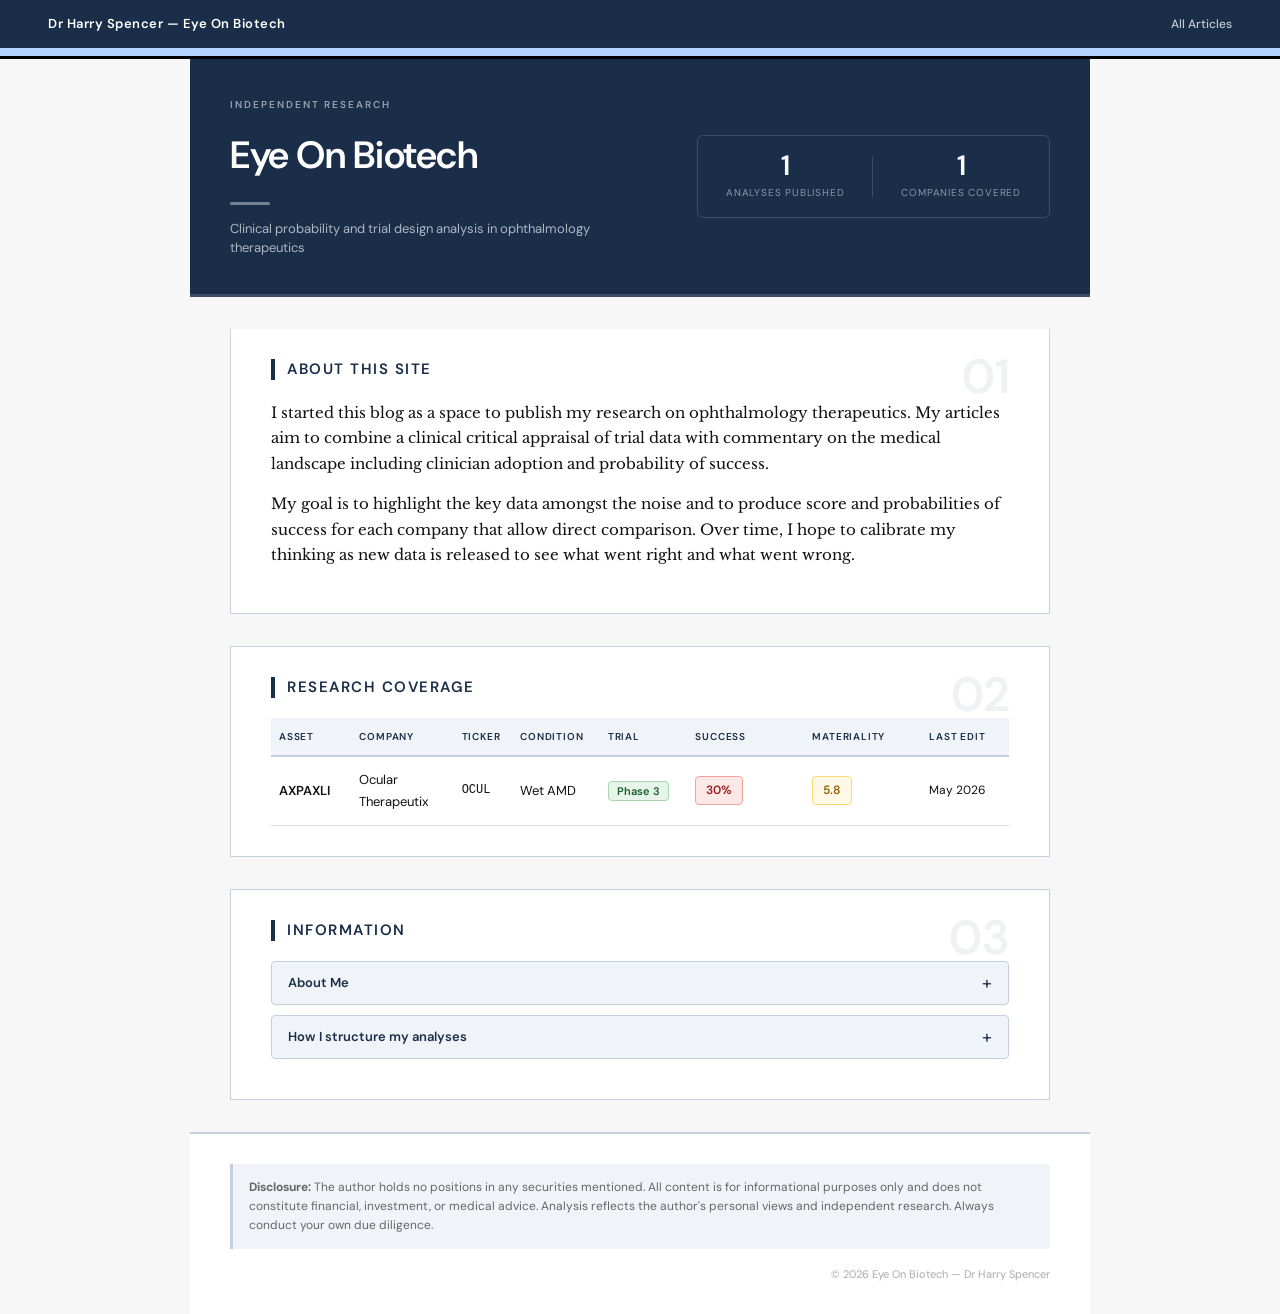
<file: index.html>
<!DOCTYPE html>
<html lang="en">
<head>
    <meta charset="UTF-8">
    <title>Eye On Biotech — Dr Harry Spencer</title>
    <link href="https://fonts.googleapis.com/css2?family=Libre+Baskerville:ital,wght@0,400;0,700;1,400&family=DM+Sans:wght@400;500;600&display=swap" rel="stylesheet">
    <link rel="stylesheet" href="assets/style.css">
</head>

<body>

    <div class="banner">
        <span class="banner-title">Dr Harry Spencer — Eye On Biotech</span>
        <a href="index.html">All Articles</a>
    </div>

    <header class="site-header">
        <div class="site-header__left">
            <span class="site-header__eyebrow">Independent Research</span>
            <h1 class="site-header__title">Eye On Biotech</h1>
            <div class="site-header__rule"></div>
            <p class="site-header__tagline">Clinical probability and trial design analysis in ophthalmology therapeutics</p>
        </div>
        <div class="site-header__stats">
            <div class="site-header__stat">
                <span class="site-header__stat-value">1</span>
                <span class="site-header__stat-label">Analyses Published</span>
            </div>
            <div class="site-header__stat-divider"></div>
            <div class="site-header__stat">
                <span class="site-header__stat-value">1</span>
                <span class="site-header__stat-label">Companies Covered</span>
            </div>
        </div>
    </header>

    <main class="homepage-main">

        <!-- ============================================================
             ABOUT
        ============================================================ -->
        <section class="about">
            <h2>About This Site</h2>
            <p>
                I started this blog as a space to publish my research on ophthalmology therapeutics.
                My articles aim to combine a clinical critical appraisal of trial data with commentary
                on the medical landscape including clinician adoption and probability of success.
            </p>
            <p>
                My goal is to highlight the key data amongst the noise and to produce score and
                probabilities of success for each company that allow direct comparison.
                Over time, I hope to calibrate my thinking as new data is released to see
                what went right and what went wrong.
            </p>
        </section>


        <!-- ============================================================
             COVERAGE INDEX
        ============================================================ -->
        <section class="coverage">
            <h2>Research Coverage</h2>

            <table class="coverage-table">
                <colgroup>
                    <col><col><col><col><col><col><col><col>
                </colgroup>
                <thead>
                    <tr>
                        <th>Asset</th>
                        <th>Company</th>
                        <th>Ticker</th>
                        <th>Condition</th>
                        <th>Trial</th>
                        <th>Success</th>
                        <th>Materiality</th>
                        <th>Last Edit</th>
                    </tr>
                </thead>
                <tbody>
                    <tr class="coverage-row" onclick="window.location='articles/oculartherapeutixarticle.html'">
                        <td class="coverage-asset">AXPAXLI</td>
                        <td>Ocular Therapeutix</td>
                        <td class="coverage-ticker">OCUL</td>
                        <td>Wet AMD</td>
                        <td class="coverage-trial"><span class="phase-badge phase-badge--3">Phase 3</span></td>
                        <td><span class="score-badge score-badge--red">30%</span></td>
                        <td><span class="score-badge score-badge--yellow">5.8</span></td>
                        <td class="coverage-date">May 2026</td>
                    </tr>
                    <!-- Add new rows here for each new article -->
                </tbody>
            </table>
        </section>


        <!-- ============================================================
             METHODOLOGY — collapsible
        ============================================================ -->
        <section class="methodology">
            <h2>Information</h2>

            <button class="methodology-toggle" id="methodologyToggle2" aria-expanded="false">
                About Me
                <span class="methodology-toggle__icon">+</span>
            </button>

            <div class="methodology-body" id="methodologyBody2">
                <p>
                    Hello, my name is Harry Spencer. I studied medicine at university and have
                    always been fascinated by the intersection between academic research and the
                    development of new therapeutics.
                </p>
                <p>
                    After completing my foundation training,
                    I took some time out of medicine to work at a biotech-focused VC fund and
                    began studying for the CFA. I then moved into an operational consulting role,
                    where I first started coding while helping to build a simple regression model
                    to estimate pricing elasticity. I later returned to medicine, initially
                    training in histopathology before moving into ophthalmology.
                </p>
                <p>
                    After coming back to clinical work, I found myself looking for a personal project that
                    could combine my interest in financial analysis with clinical appraisal of
                    new therapeutics. Starting a blog where I could share my research felt like
                    a natural fit. It gives me a place to publish my work, improve through feedback,
                    and experiment with building and maintaining my own website. I enjoy learning
                    about investing and biotech, and I hope this blog can serve as a space to share
                    my thinking and continue improving over time.
                </p>
            </div>

            <button class="methodology-toggle" id="methodologyToggle" aria-expanded="false">
                How I structure my analyses
                <span class="methodology-toggle__icon">+</span>
            </button>

            <div class="methodology-body" id="methodologyBody">
                <p>
                    Each analysis follows a fixed structure designed to mirror the workflow of a clinical-stage
                    investment analyst. The goal is to separate biological plausibility, trial quality, and
                    commercial viability into distinct assessments before combining them into a final probability
                    estimate.
                </p>

                <h4>1. Disease Biology</h4>
                <p>
                    A summary of the target disease, its pathophysiology, and the current standard of care.
                    This section establishes the clinical context and frames the unmet need the therapy is
                    attempting to address.
                </p>

                <h4>2. Mechanism of Action</h4>
                <p>
                    An evaluation of the biological target, the pathway rationale, and whether the target is
                    validated. Mechanism-specific risks are identified here — not just class effects, but risks
                    specific to the delivery method, molecule type, or therapeutic approach.
                </p>

                <h4>3. Trial Design Critique</h4>
                <p>
                    A structured review of the trial design, including endpoint selection, comparator
                    appropriateness, power assumptions, and sources of potential bias. Regulatory design
                    decisions (superiority vs non-inferiority, primary vs secondary endpoints) are assessed
                    in the context of both approval likelihood and commercial meaningfulness.
                </p>

                <h4>4. Endpoint Analysis & Real-World Application</h4>
                <p>
                    Available data are reviewed and contextualised against the specific endpoints used. Where
                    possible, effect sizes are compared against prior trials and benchmarked against the
                    threshold likely to drive clinical adoption, not just regulatory approval.
                </p>

                <h4>5. Safety Profile</h4>
                <p>
                    Known adverse events are assessed for clinical significance and adoption risk. Particular
                    attention is given to events that could limit real-world use even if a therapy achieves
                    regulatory approval.
                </p>

                <h4>6. Competitive Landscape & Adoption Analysis</h4>
                <p>
                    The therapy is placed in its commercial context: pipeline competitors, prescribing inertia,
                    payer dynamics, and the magnitude of improvement required to shift clinical practice. These
                    sections are intentionally separated from the clinical analysis because commercial success
                    and regulatory success are distinct outcomes.
                </p>

                <h4>Probability Framework</h4>
                <p>
                    A blended probability estimate is produced by multiplying four conditional probabilities:
                    mechanism plausibility, trial success, regulatory approval given a positive trial, and
                    meaningful commercial adoption. Each component is assigned independently before being
                    combined. The final figure is not a price target or investment recommendation — it is a
                    structured estimate of the probability of clinical and commercial success, intended to make
                    my reasoning explicit and falsifiable.
                </p>

                <h4>Clinical Materiality Score</h4>
                <p>
                    A 1–10 composite score across six dimensions: biological plausibility, endpoint strength,
                    effect size relevance, safety profile, adoption friction, and commercial durability. This
                    score reflects how meaningful the therapy would be to patients and clinicians if approved —
                    independent of its probability of reaching that point.
                </p>
            </div>
        </section>

    </main>

    <footer class="site-footer">
        <div class="footer-disclosure">
            <strong>Disclosure:</strong> The author holds no positions in any securities mentioned.
            All content is for informational purposes only and does not constitute financial,
            investment, or medical advice. Analysis reflects the author's personal views and
            independent research. Always conduct your own due diligence.
        </div>
        <div class="footer-copy">
            © 2026 Eye On Biotech — Dr Harry Spencer
        </div>
    </footer>

    <script>
        (function () {
            const toggle = document.getElementById('methodologyToggle');
            const body   = document.getElementById('methodologyBody');
            toggle.addEventListener('click', function () {
                const isOpen = toggle.getAttribute('aria-expanded') === 'true';
                toggle.setAttribute('aria-expanded', !isOpen);
                toggle.querySelector('.methodology-toggle__icon').textContent = isOpen ? '+' : '−';
                body.classList.toggle('methodology-body--open', !isOpen);
            });
        })();

        (function () {
            const toggle = document.getElementById('methodologyToggle2');
            const body   = document.getElementById('methodologyBody2');
            toggle.addEventListener('click', function () {
                const isOpen = toggle.getAttribute('aria-expanded') === 'true';
                toggle.setAttribute('aria-expanded', !isOpen);
                toggle.querySelector('.methodology-toggle__icon').textContent = isOpen ? '+' : '−';
                body.classList.toggle('methodology-body--open', !isOpen);
            });
        })();
    </script>

</body>
</html>
</file>
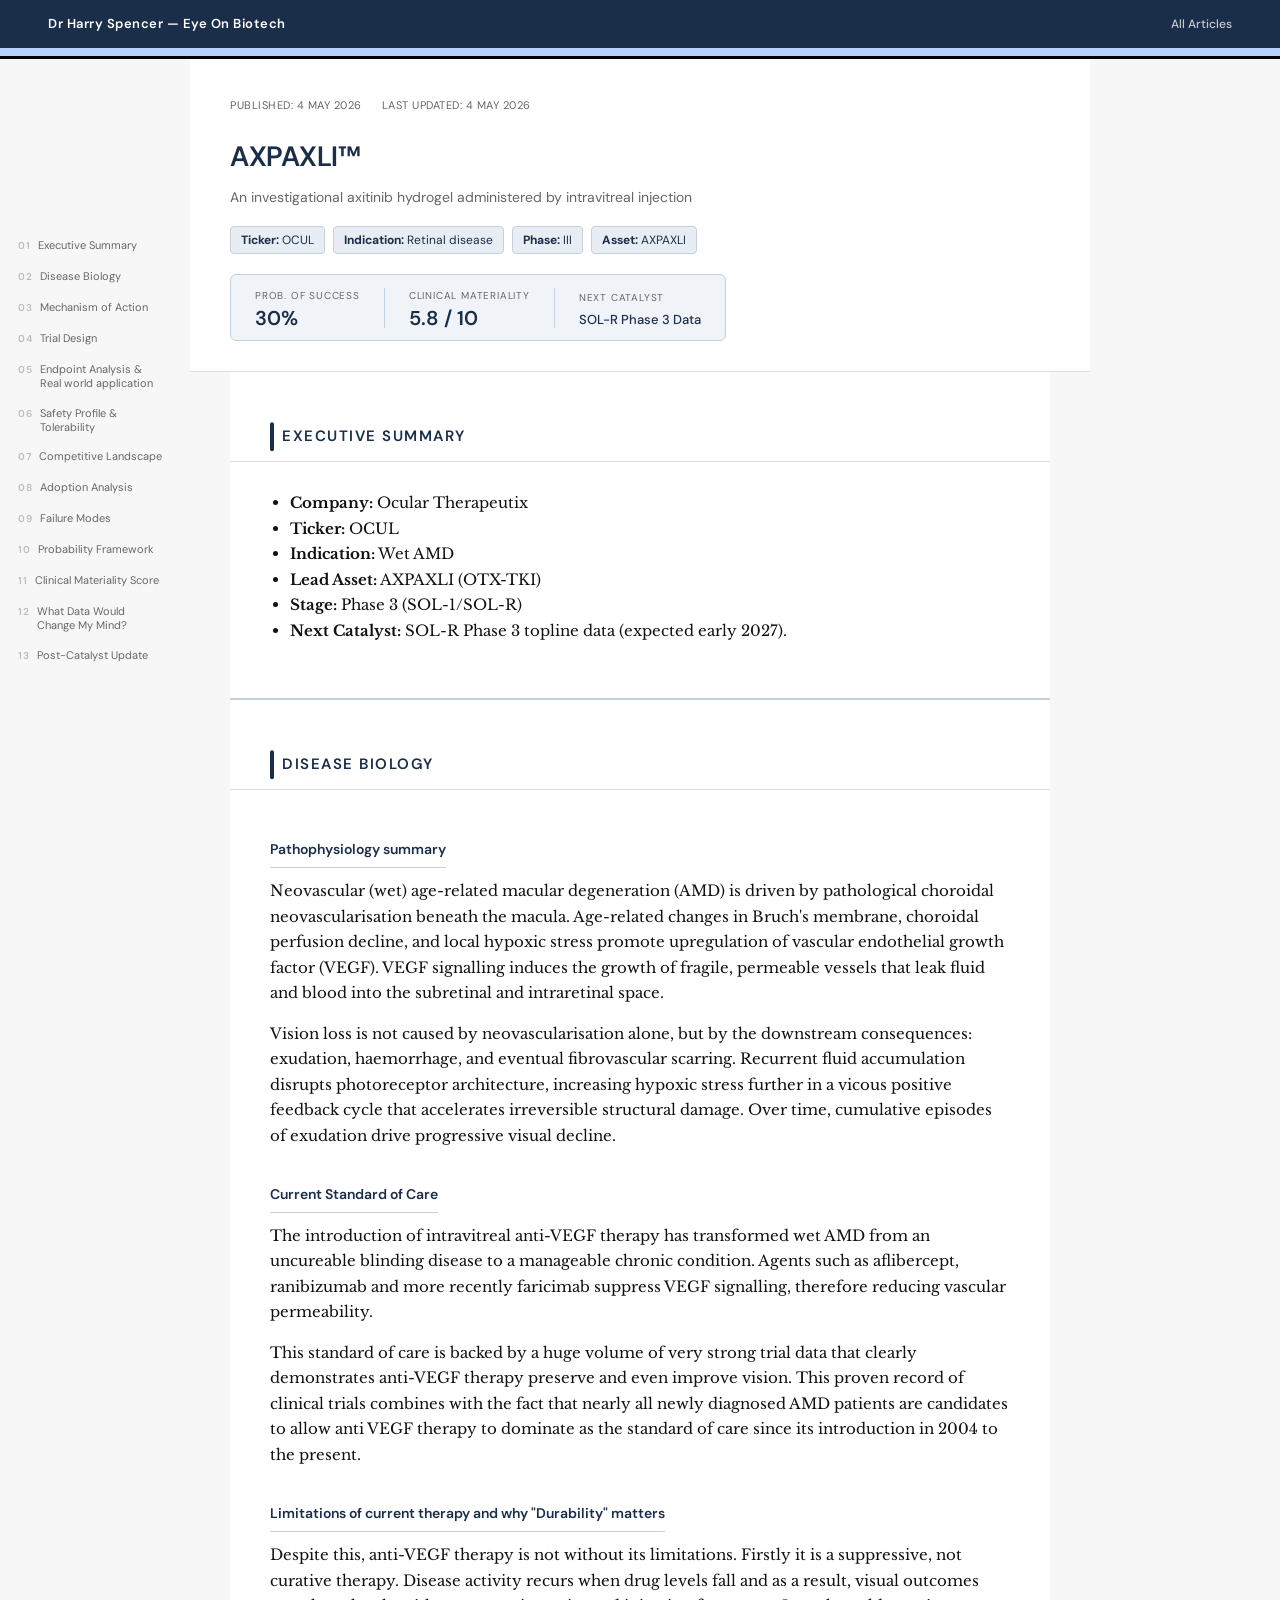
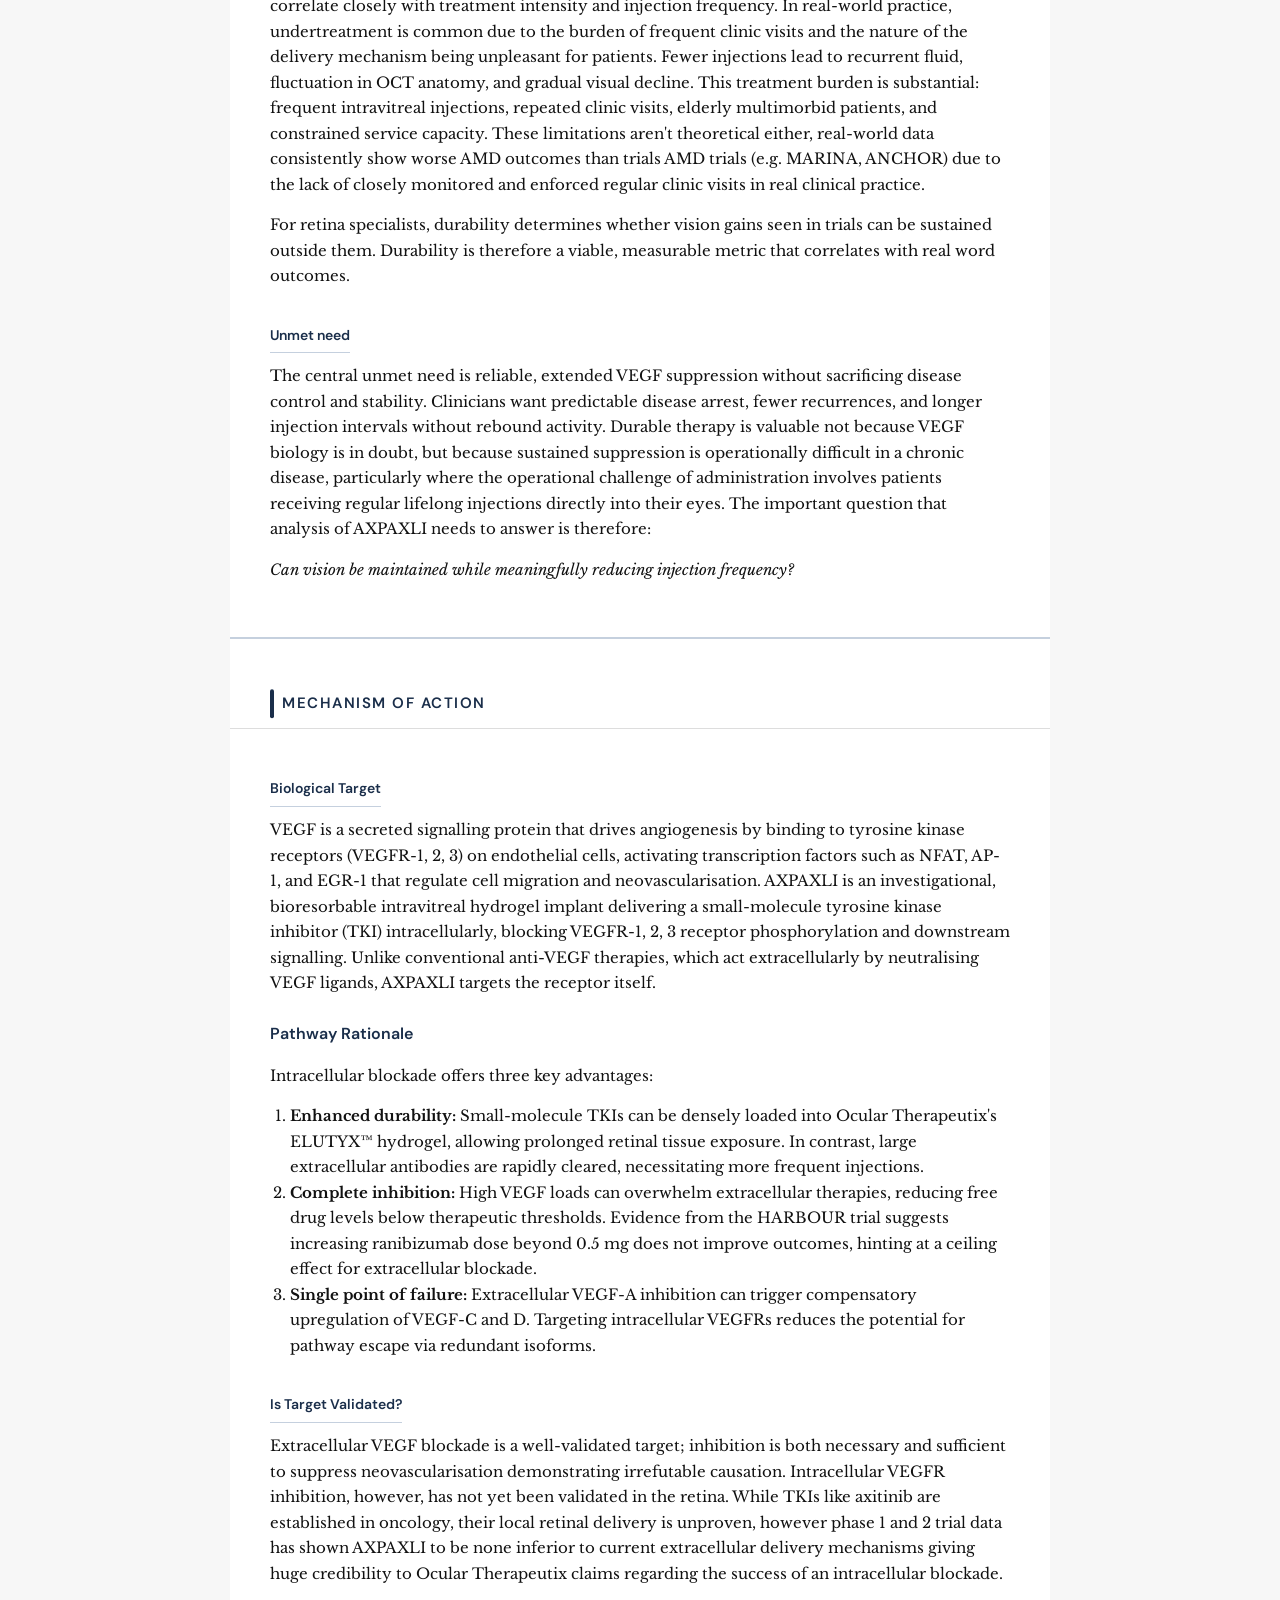
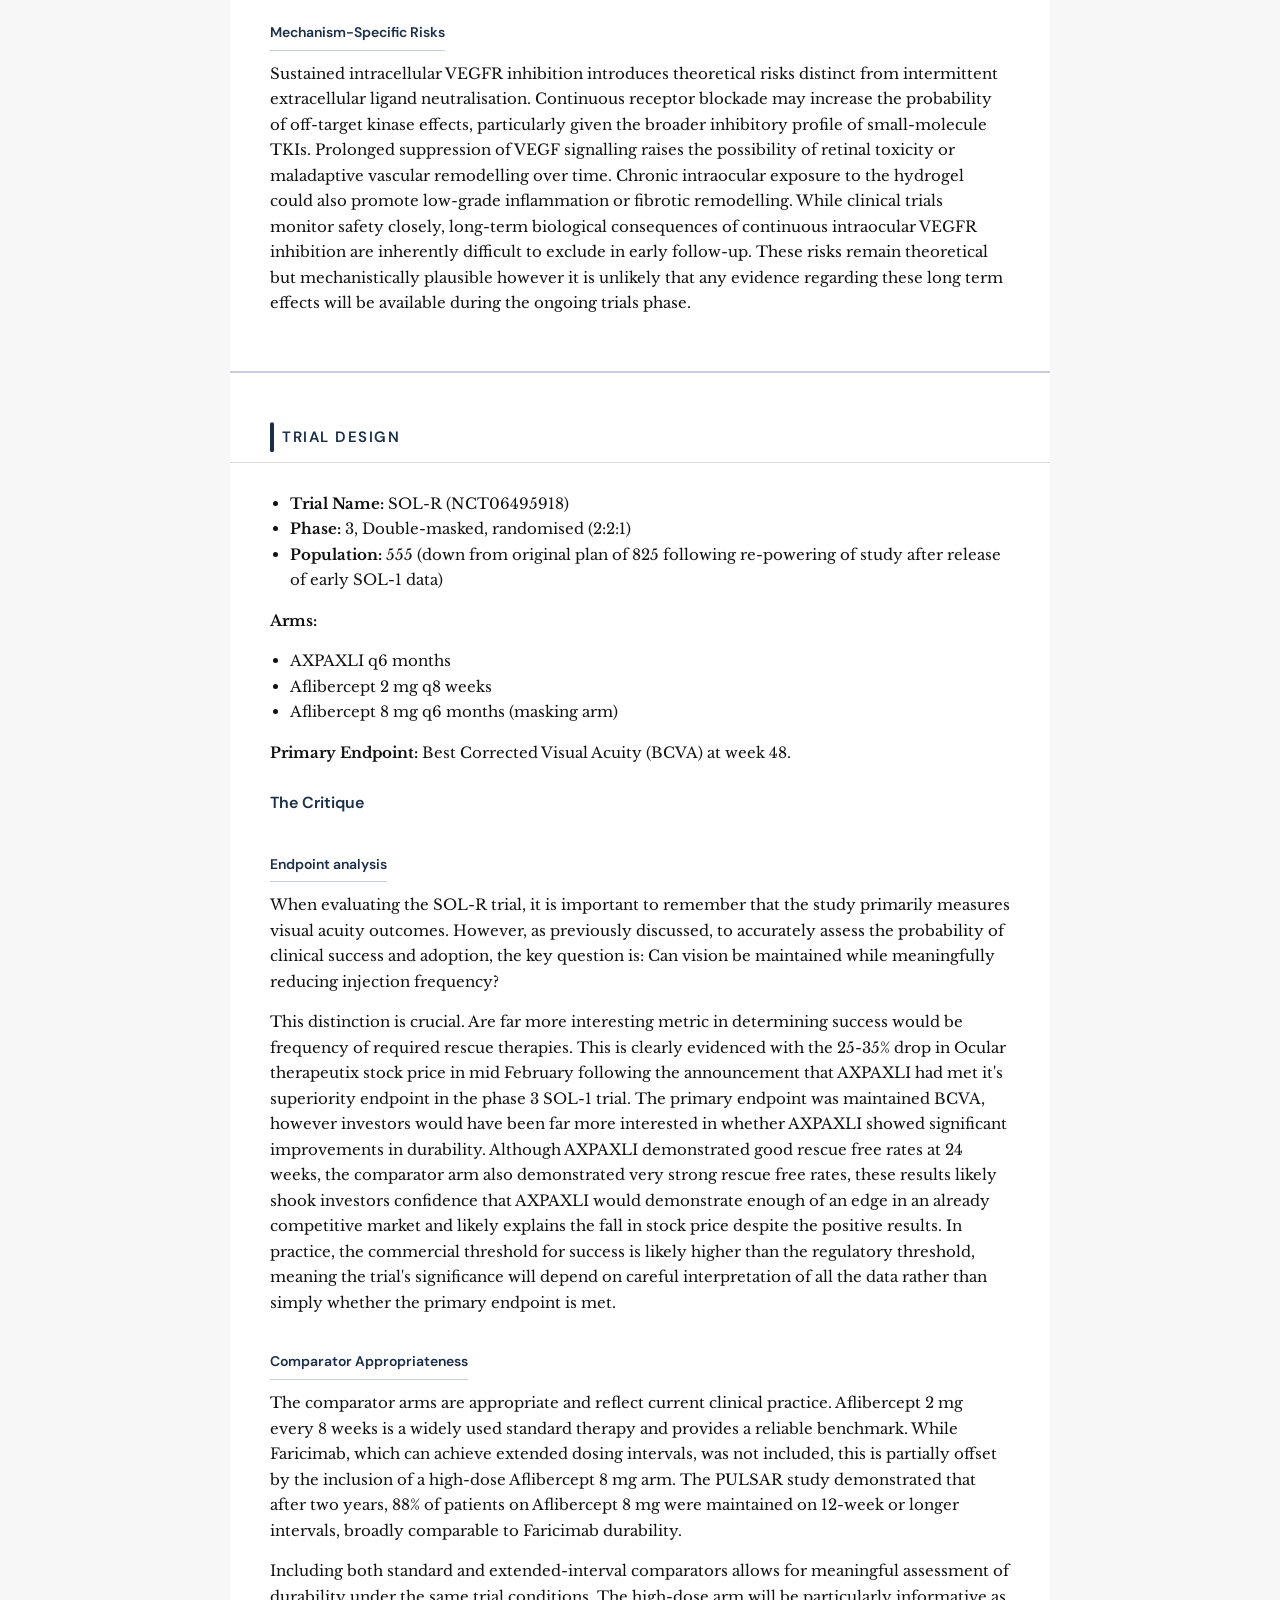
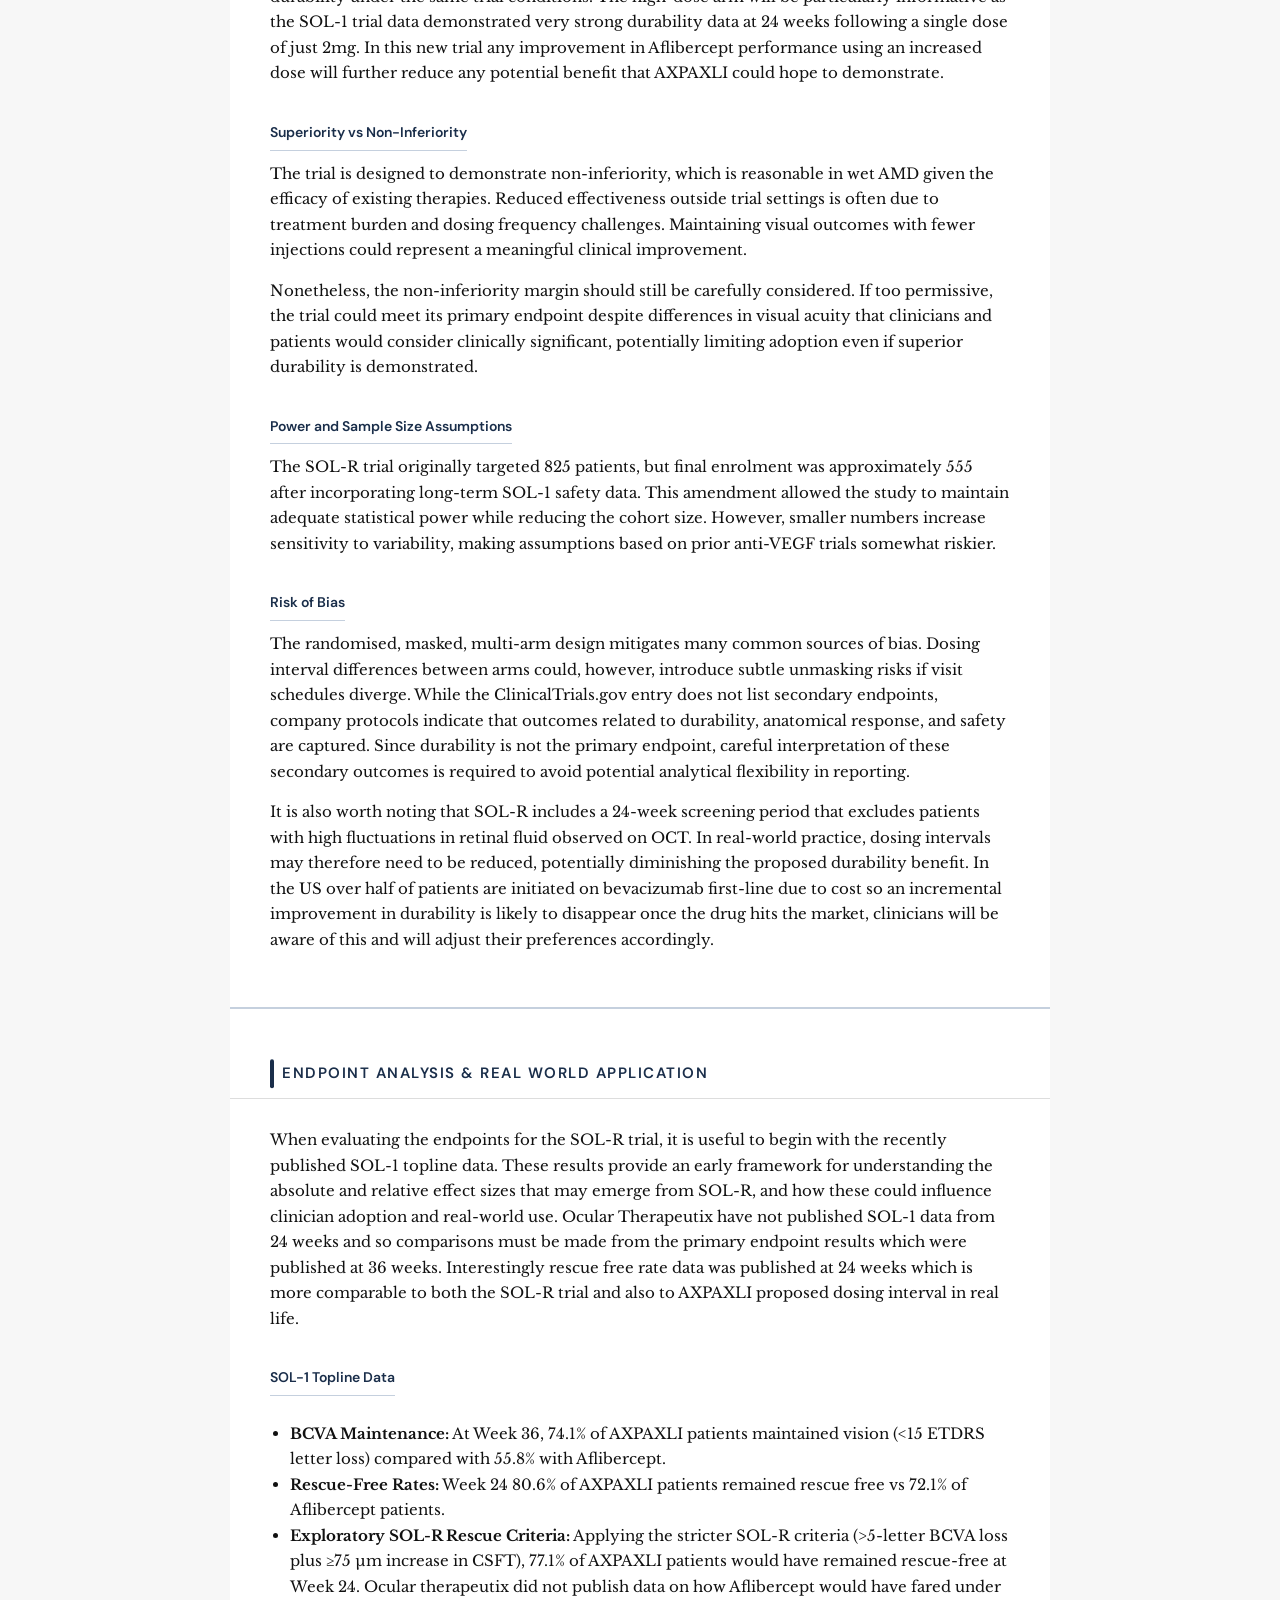
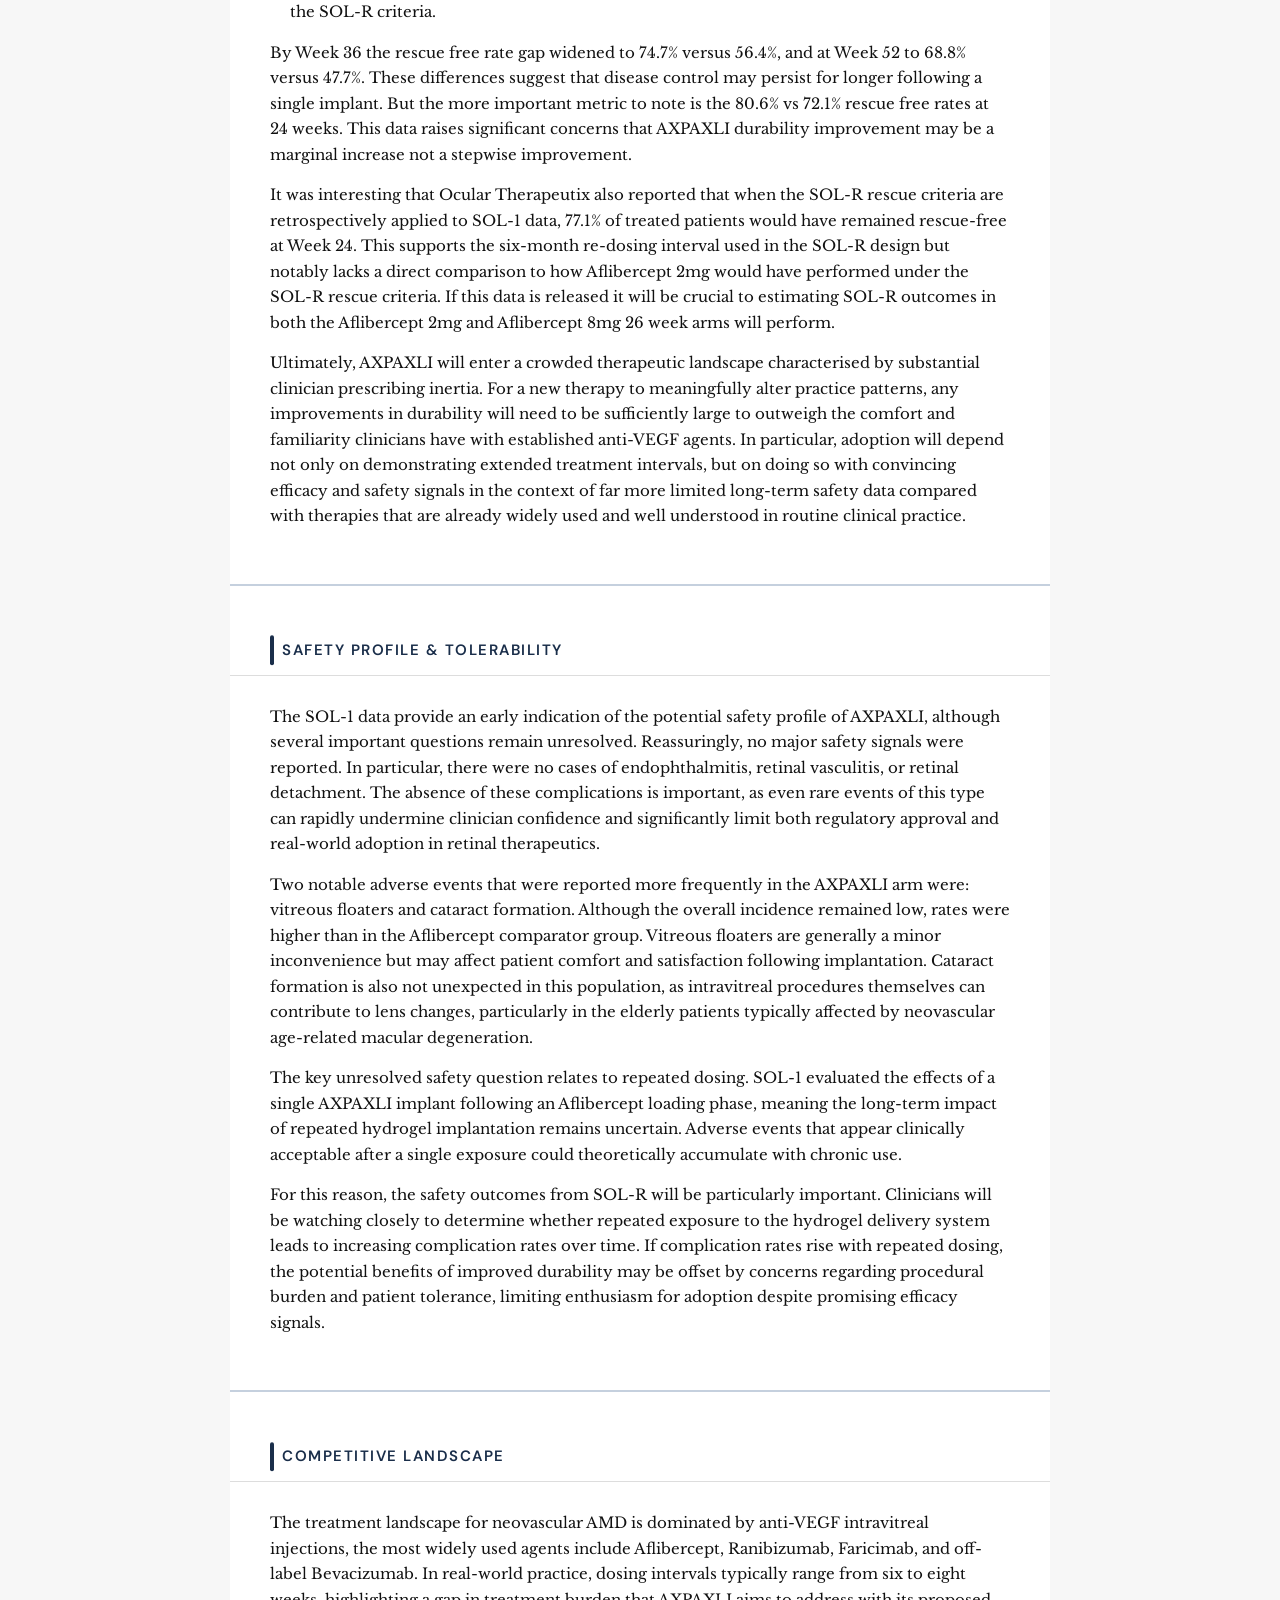
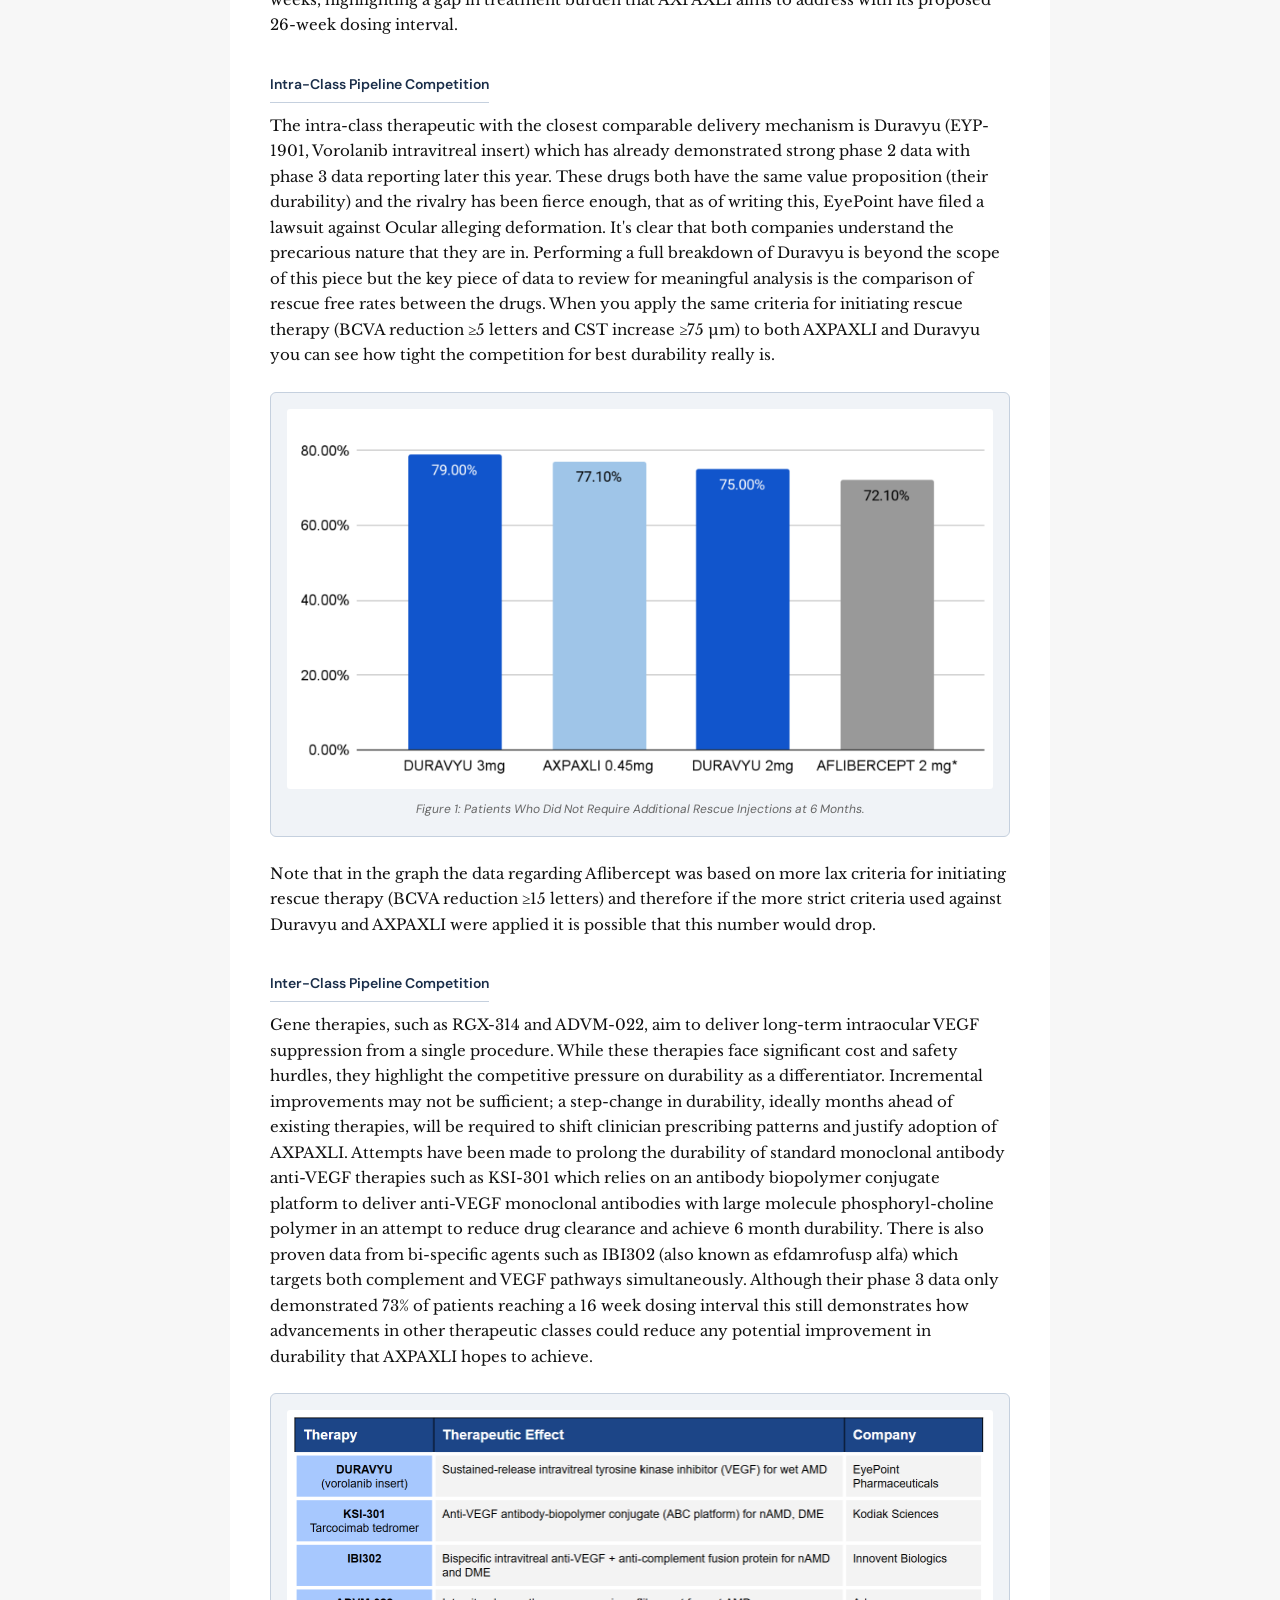
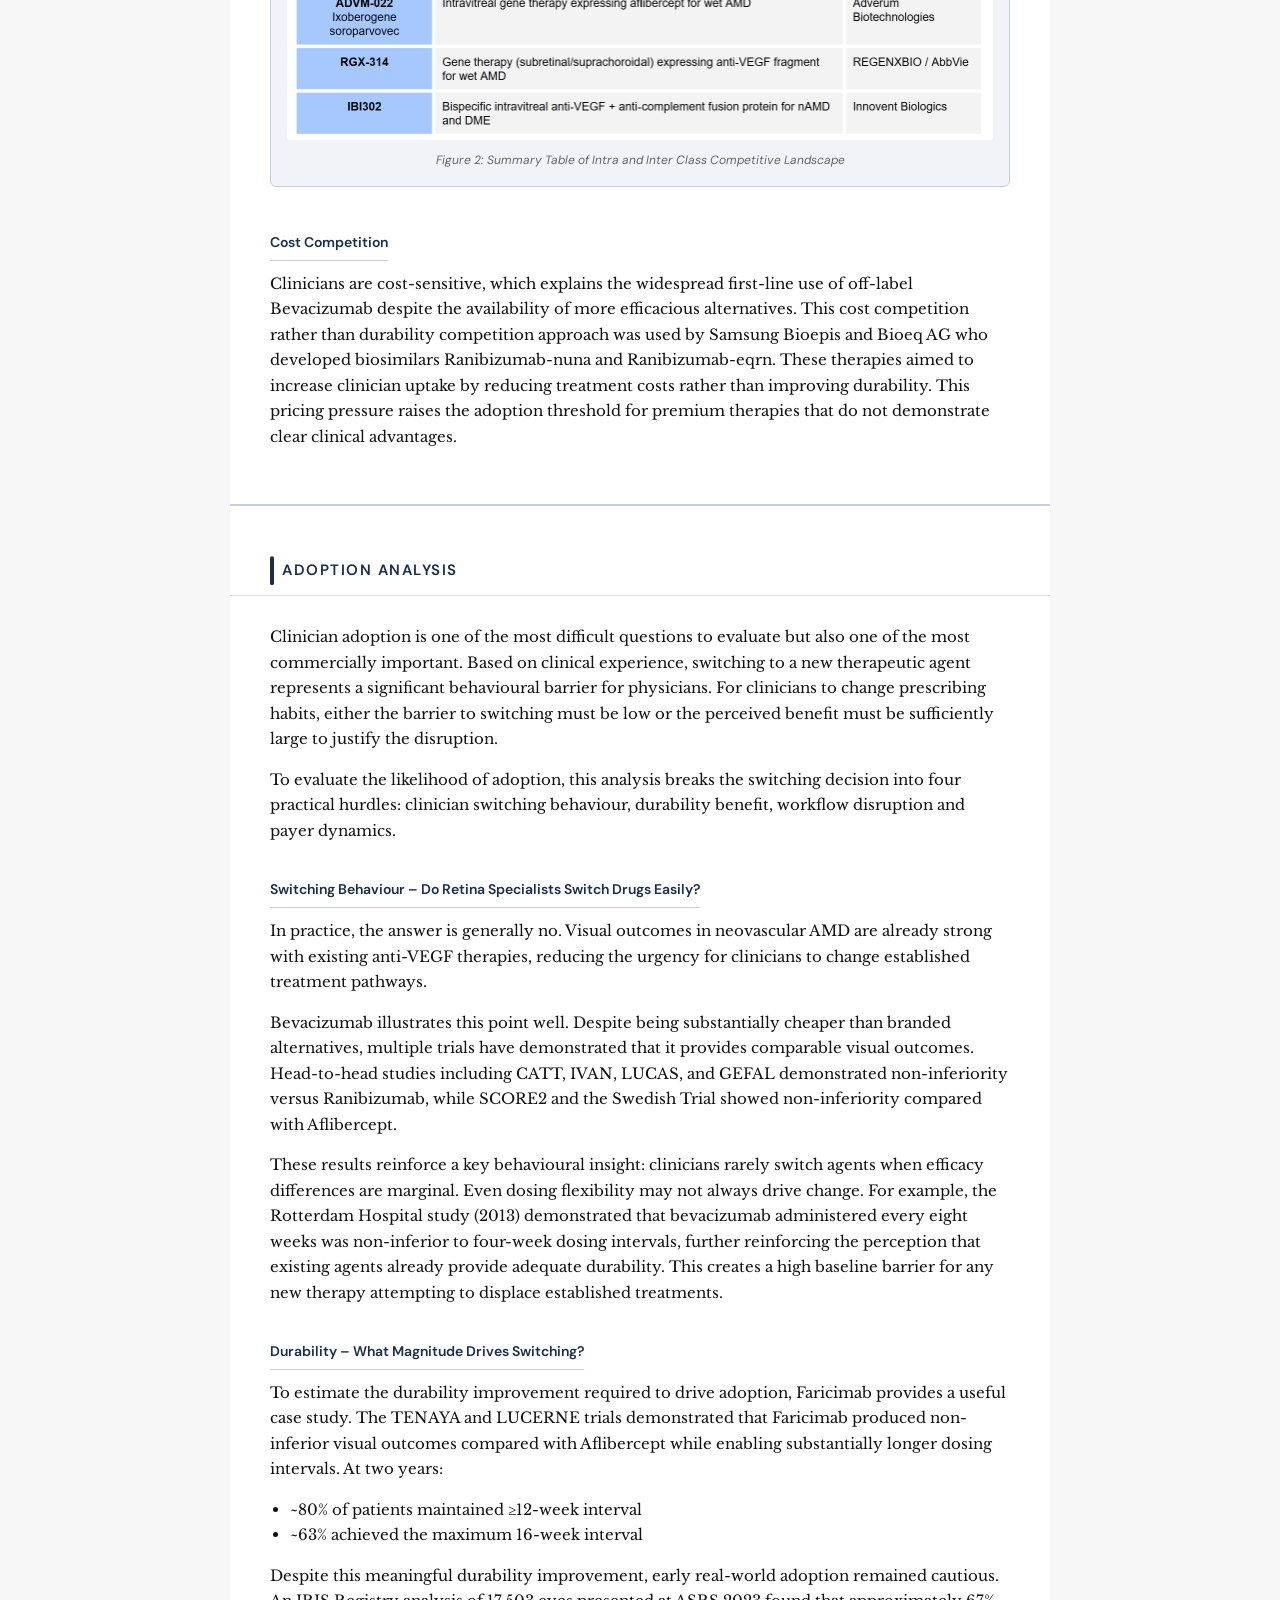
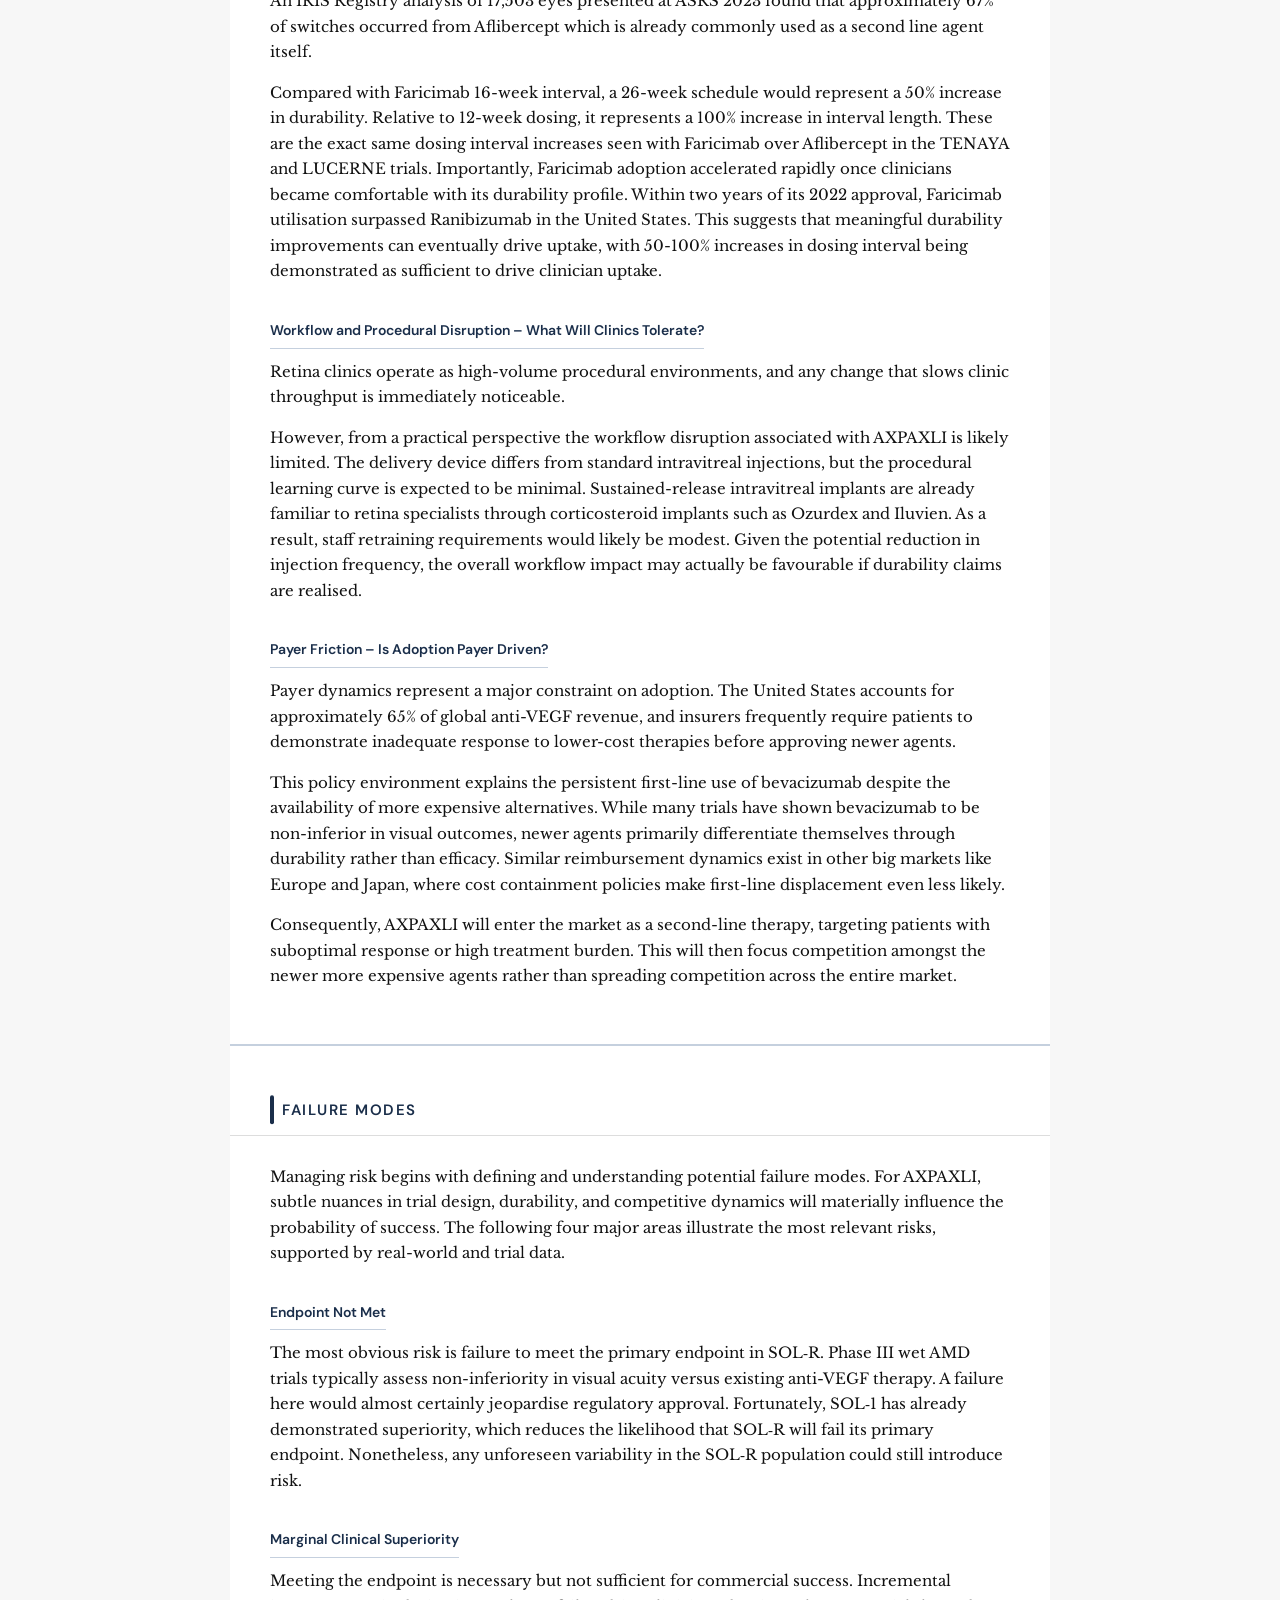
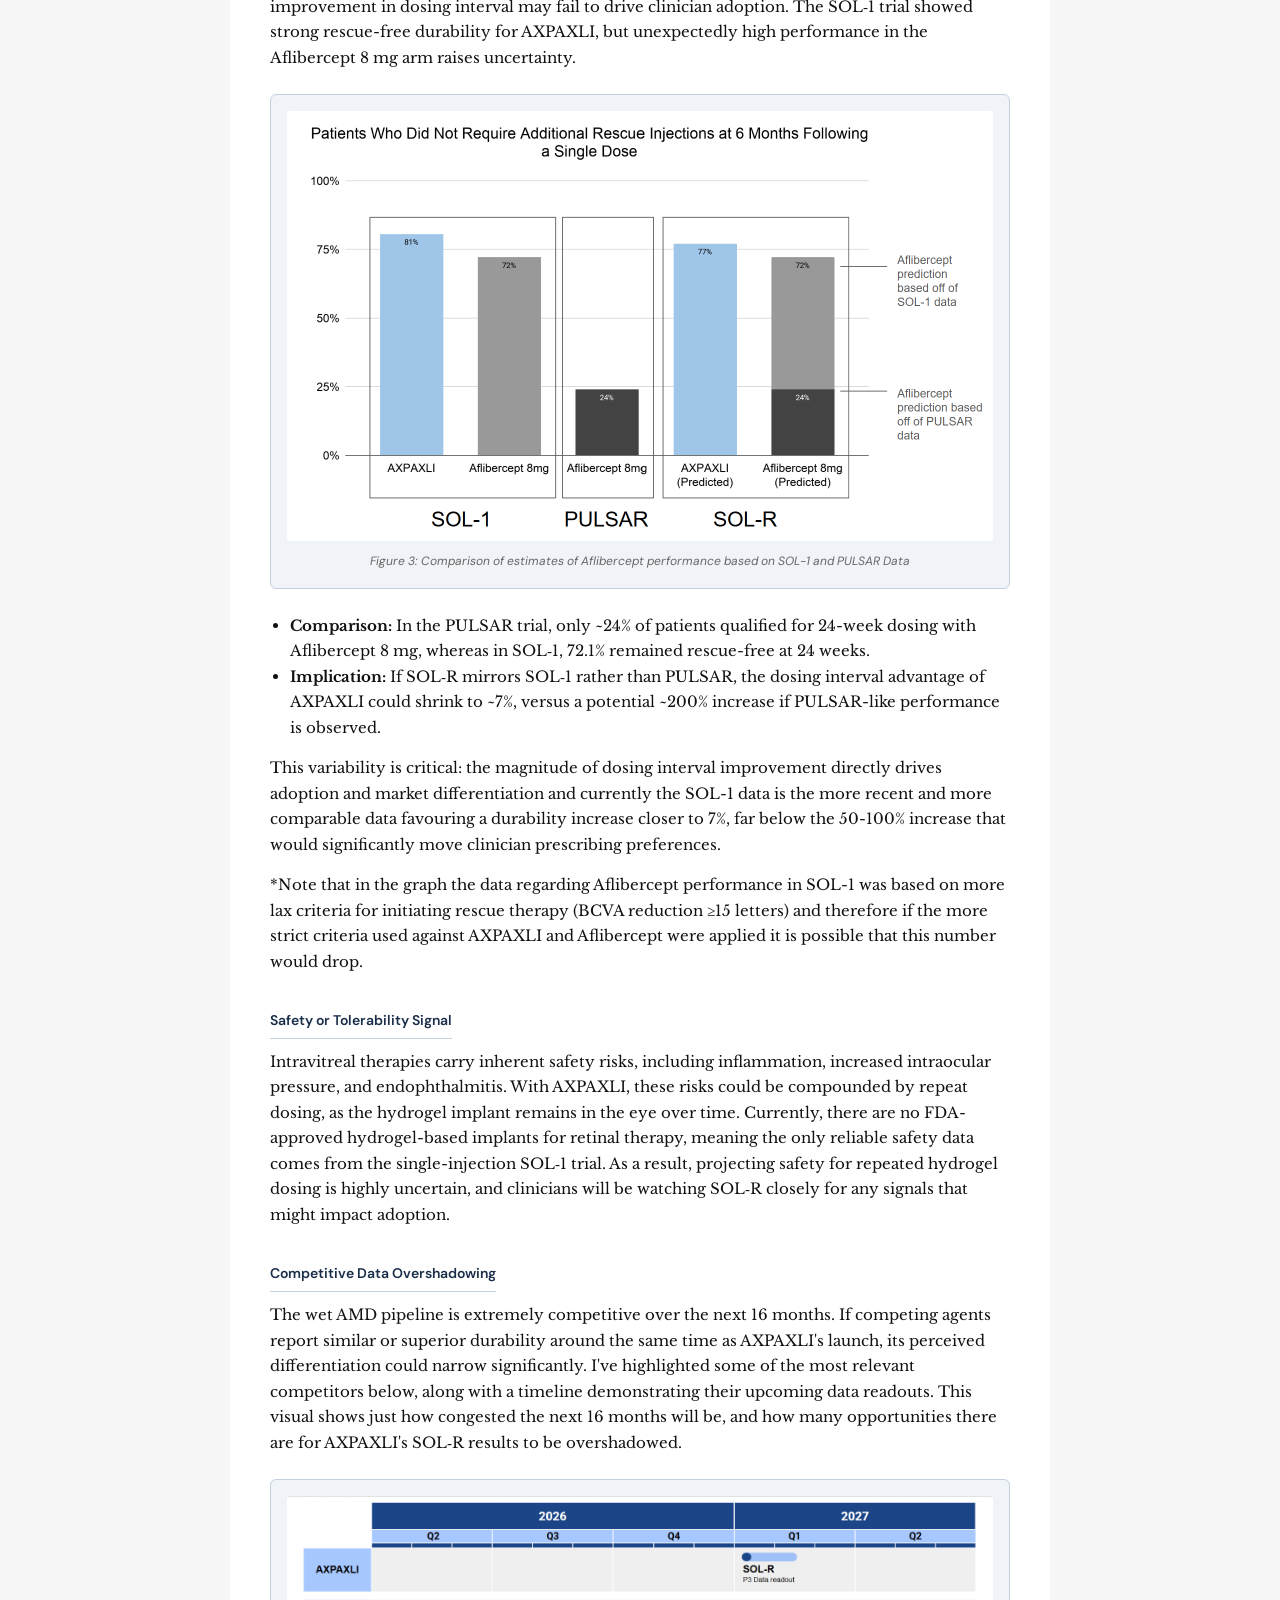
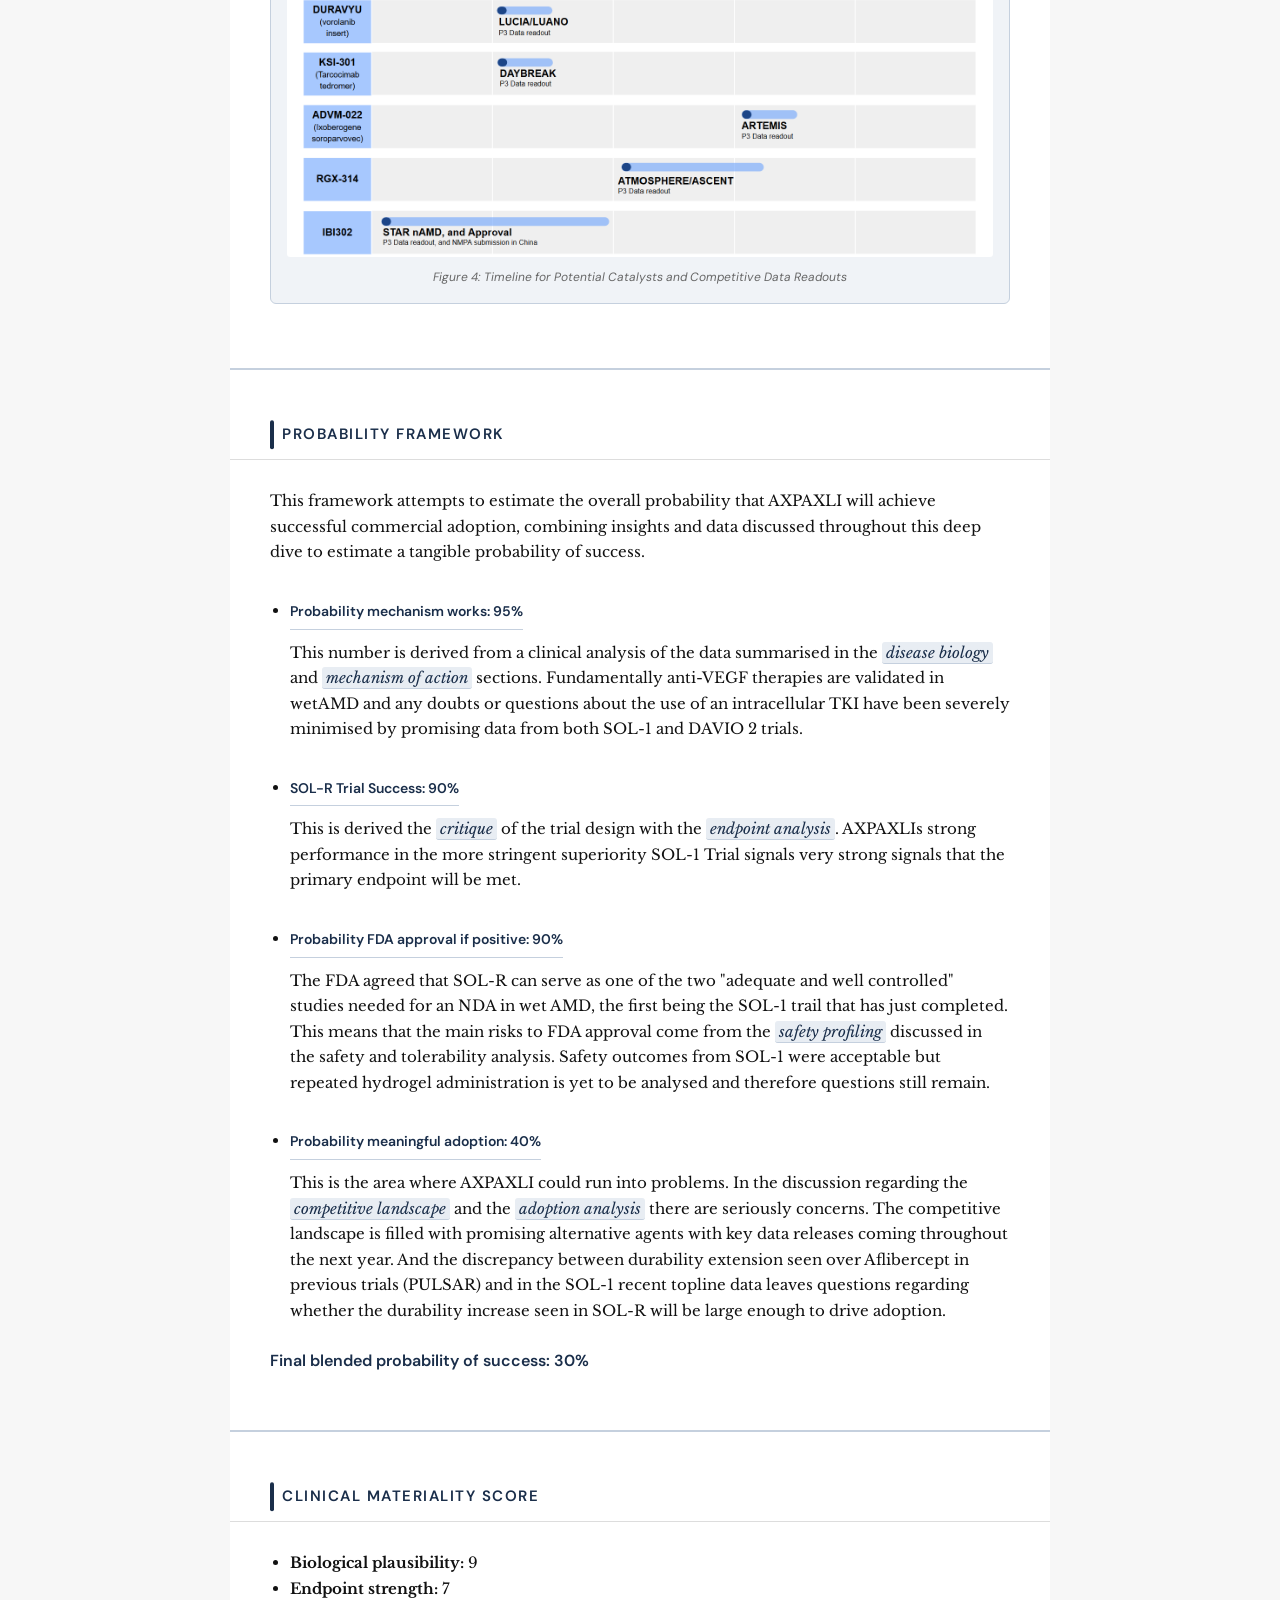
<file: articles/oculartherapeutixarticle.html>
<!DOCTYPE html>
<html lang="en">
<head>
    <meta charset="UTF-8">
    <title>Article Template</title>
    <link href="https://fonts.googleapis.com/css2?family=Libre+Baskerville:ital,wght@0,400;0,700;1,400&family=DM+Sans:wght@400;500;600&display=swap" rel="stylesheet">
    <link rel="stylesheet" href="../assets/style.css">
</head>

<body>

    <div class="banner">
        <span class="banner-title">Dr Harry Spencer — Eye On Biotech</span>
        <a href="../index.html">All Articles</a>
    </div>

    <!-- Left-side progress nav — populated by JS -->
    <nav class="progress-nav" id="progressNav"></nav>

    <header class="article-header">

        <!-- Top row: date published + last updated -->
        <div class="article-dates">
            <span>Published: <time datetime="2026-05-04">4 May 2026</time></span>
            <span>Last updated: <time datetime="2026-05-04">4 May 2026</time></span>
        </div>

        <h1>AXPAXLI™</h1>
        <p class="article-subtitle">An investigational axitinib hydrogel administered by intravitreal injection</p>

        <!-- Meta pills row -->
        <div class="meta">
            <span><strong>Ticker:</strong> OCUL</span>
            <span><strong>Indication:</strong> Retinal disease</span>
            <span><strong>Phase:</strong> III</span>
            <span><strong>Asset:</strong> AXPAXLI</span>
        </div>

        <!-- Scorecard row -->
        <div class="article-scorecard">
            <div class="scorecard-item">
                <span class="scorecard-label">Prob. of Success</span>
                <span class="scorecard-value">30%</span>
            </div>
            <div class="scorecard-divider"></div>
            <div class="scorecard-item">
                <span class="scorecard-label">Clinical Materiality</span>
                <span class="scorecard-value">5.8 / 10</span>
            </div>
            <div class="scorecard-divider"></div>
            <div class="scorecard-item">
                <span class="scorecard-label">Next Catalyst</span>
                <span class="scorecard-value scorecard-value--small">SOL-R Phase 3 Data</span>
            </div>
        </div>

    </header>

    <main class="article-main">


        <!-- ============================================================
             EXECUTIVE SUMMARY
        ============================================================ -->
        <section class="card executive-summary" id="executive-summary">
            <h2>Executive Summary</h2>

            <ul class="summary-facts">
                <li><strong>Company:</strong> Ocular Therapeutix</li>
                <li><strong>Ticker:</strong> OCUL</li>
                <li><strong>Indication:</strong> Wet AMD</li>
                <li><strong>Lead Asset:</strong> AXPAXLI (OTX-TKI)</li>
                <li><strong>Stage:</strong> Phase 3 (SOL-1/SOL-R)</li>
                <li><strong>Next Catalyst:</strong> SOL-R Phase 3 topline data (expected early 2027).</li>

            </ul>
        </section>


        <!-- ============================================================
             DISEASE BIOLOGY
        ============================================================ -->
        <section class="card disease-biology" id="disease-biology">
            <h2>Disease Biology</h2>

            <h4>Pathophysiology summary</h4>
            <p>
                Neovascular (wet) age-related macular degeneration (AMD) is driven by pathological choroidal
                neovascularisation beneath the macula. Age-related changes in Bruch's membrane, choroidal perfusion
                decline, and local hypoxic stress promote upregulation of vascular endothelial growth factor (VEGF).
                VEGF signalling induces the growth of fragile, permeable vessels that leak fluid and blood into the
                subretinal and intraretinal space.
            </p>
            <p>
                Vision loss is not caused by neovascularisation alone, but by the downstream consequences: exudation,
                haemorrhage, and eventual fibrovascular scarring. Recurrent fluid accumulation disrupts photoreceptor
                architecture, increasing hypoxic stress further in a vicous positive feedback cycle that accelerates
                irreversible structural damage. Over time, cumulative episodes of exudation drive progressive visual
                decline.
            </p>

            <h4>Current Standard of Care</h4>
            <p>
                The introduction of intravitreal anti-VEGF therapy has transformed wet AMD from an uncureable blinding
                disease to a manageable chronic condition. Agents such as aflibercept, ranibizumab and more recently
                faricimab suppress VEGF signalling, therefore reducing vascular permeability.
            </p>
            <p>
                This standard of care is backed by a huge volume of very strong trial data that clearly demonstrates
                anti-VEGF therapy preserve and even improve vision. This proven record of clinical trials combines with
                the fact that nearly all newly diagnosed AMD patients are candidates to allow anti VEGF therapy to
                dominate as the standard of care since its introduction in 2004 to the present.
            </p>

            <h4>Limitations of current therapy and why "Durability" matters</h4>
            <p>
                Despite this, anti-VEGF therapy is not without its limitations. Firstly it is a suppressive, not
                curative therapy. Disease activity recurs when drug levels fall and as a result, visual outcomes
                correlate closely with treatment intensity and injection frequency. In real-world practice,
                undertreatment is common due to the burden of frequent clinic visits and the nature of the delivery
                mechanism being unpleasant for patients. Fewer injections lead to recurrent fluid, fluctuation in OCT
                anatomy, and gradual visual decline. This treatment burden is substantial: frequent intravitreal
                injections, repeated clinic visits, elderly multimorbid patients, and constrained service capacity.
                These limitations aren't theoretical either, real-world data consistently show worse AMD outcomes than
                trials AMD trials (e.g. MARINA, ANCHOR) due to the lack of closely monitored and enforced regular
                clinic visits in real clinical practice.
            </p>
            <p>
                For retina specialists, durability determines whether vision gains seen in trials can be sustained
                outside them. Durability is therefore a viable, measurable metric that correlates with real word
                outcomes.
            </p>

            <h4>Unmet need</h4>
            <p>
                The central unmet need is reliable, extended VEGF suppression without sacrificing disease control and
                stability. Clinicians want predictable disease arrest, fewer recurrences, and longer injection intervals
                without rebound activity. Durable therapy is valuable not because VEGF biology is in doubt, but because
                sustained suppression is operationally difficult in a chronic disease, particularly where the
                operational challenge of administration involves patients receiving regular lifelong injections directly
                into their eyes. The important question that analysis of AXPAXLI needs to answer is therefore:
            </p>
            <p class="key-question">
                <em>Can vision be maintained while meaningfully reducing injection frequency?</em>
            </p>
        </section>


        <!-- ============================================================
             MECHANISM OF ACTION
        ============================================================ -->
        <section class="card mechanism-of-action" id="mechanism-of-action">
            <h2>Mechanism of Action</h2>

            <h4>Biological Target</h4>
            <p>
                VEGF is a secreted signalling protein that drives angiogenesis by binding to tyrosine kinase receptors
                (VEGFR-1, 2, 3) on endothelial cells, activating transcription factors such as NFAT, AP-1, and EGR-1
                that regulate cell migration and neovascularisation. AXPAXLI is an investigational, bioresorbable
                intravitreal hydrogel implant delivering a small-molecule tyrosine kinase inhibitor (TKI)
                intracellularly, blocking VEGFR-1, 2, 3 receptor phosphorylation and downstream signalling. Unlike
                conventional anti-VEGF therapies, which act extracellularly by neutralising VEGF ligands, AXPAXLI
                targets the receptor itself.
            </p>

            <h3>Pathway Rationale</h3>
            <p>Intracellular blockade offers three key advantages:</p>
            <ol class="pathway-advantages">
                <li>
                    <strong>Enhanced durability:</strong> Small-molecule TKIs can be densely loaded into Ocular
                    Therapeutix's ELUTYX™ hydrogel, allowing prolonged retinal tissue exposure. In contrast, large
                    extracellular antibodies are rapidly cleared, necessitating more frequent injections.
                </li>
                <li>
                    <strong>Complete inhibition:</strong> High VEGF loads can overwhelm extracellular therapies,
                    reducing free drug levels below therapeutic thresholds. Evidence from the HARBOUR trial suggests
                    increasing ranibizumab dose beyond 0.5 mg does not improve outcomes, hinting at a ceiling effect
                    for extracellular blockade.
                </li>
                <li>
                    <strong>Single point of failure:</strong> Extracellular VEGF-A inhibition can trigger compensatory
                    upregulation of VEGF-C and D. Targeting intracellular VEGFRs reduces the potential for pathway
                    escape via redundant isoforms.
                </li>
            </ol>

            <h4>Is Target Validated?</h4>
            <p>
                Extracellular VEGF blockade is a well-validated target; inhibition is both necessary and sufficient to
                suppress neovascularisation demonstrating irrefutable causation. Intracellular VEGFR inhibition,
                however, has not yet been validated in the retina. While TKIs like axitinib are established in
                oncology, their local retinal delivery is unproven, however phase 1 and 2 trial data has shown AXPAXLI
                to be none inferior to current extracellular delivery mechanisms giving huge credibility to Ocular
                Therapeutix claims regarding the success of an intracellular blockade.
            </p>

            <h4>Mechanism-Specific Risks</h4>
            <p>
                Sustained intracellular VEGFR inhibition introduces theoretical risks distinct from intermittent
                extracellular ligand neutralisation. Continuous receptor blockade may increase the probability of
                off-target kinase effects, particularly given the broader inhibitory profile of small-molecule TKIs.
                Prolonged suppression of VEGF signalling raises the possibility of retinal toxicity or maladaptive
                vascular remodelling over time. Chronic intraocular exposure to the hydrogel could also promote
                low-grade inflammation or fibrotic remodelling. While clinical trials monitor safety closely, long-term
                biological consequences of continuous intraocular VEGFR inhibition are inherently difficult to exclude
                in early follow-up. These risks remain theoretical but mechanistically plausible however it is unlikely
                that any evidence regarding these long term effects will be available during the ongoing trials phase.
            </p>
        </section>


        <!-- ============================================================
             TRIAL DESIGN
        ============================================================ -->
        <section class="card trial-design" id="trial-design">
            <h2>Trial Design</h2>

            <ul class="trial-details">
                <li><strong>Trial Name:</strong> SOL-R (NCT06495918)</li>
                <li><strong>Phase:</strong> 3, Double-masked, randomised (2:2:1)</li>
                <li><strong>Population:</strong> 555 (down from original plan of 825 following re-powering of study after release of early SOL-1 data)</li>
            </ul>

            <p><strong>Arms:</strong></p>
            <ul class="trial-arms">
                <li>AXPAXLI q6 months</li>
                <li>Aflibercept 2 mg q8 weeks</li>
                <li>Aflibercept 8 mg q6 months (masking arm)</li>
            </ul>

            <p><strong>Primary Endpoint:</strong> Best Corrected Visual Acuity (BCVA) at week 48.</p>

            <h3>The Critique</h3>

            <h4>Endpoint analysis</h4>
            <p>
                When evaluating the SOL-R trial, it is important to remember that the study primarily measures visual
                acuity outcomes. However, as previously discussed, to accurately assess the probability of clinical
                success and adoption, the key question is: Can vision be maintained while meaningfully reducing
                injection frequency?
            </p>
            <p>
                This distinction is crucial. Are far more interesting metric in determining success would be frequency
                of required rescue therapies. This is clearly evidenced with the 25-35% drop in Ocular therapeutix
                stock price in mid February following the announcement that AXPAXLI had met it's superiority endpoint
                in the phase 3 SOL-1 trial. The primary endpoint was maintained BCVA, however investors would have
                been far more interested in whether AXPAXLI showed significant improvements in durability. Although
                AXPAXLI demonstrated good rescue free rates at 24 weeks, the comparator arm also demonstrated very
                strong rescue free rates, these results likely shook investors confidence that AXPAXLI would
                demonstrate enough of an edge in an already competitive market and likely explains the fall in stock
                price despite the positive results. In practice, the commercial threshold for success is likely higher
                than the regulatory threshold, meaning the trial's significance will depend on careful interpretation
                of all the data rather than simply whether the primary endpoint is met.
            </p>

            <h4>Comparator Appropriateness</h4>
            <p>
                The comparator arms are appropriate and reflect current clinical practice. Aflibercept 2 mg every 8
                weeks is a widely used standard therapy and provides a reliable benchmark. While Faricimab, which can
                achieve extended dosing intervals, was not included, this is partially offset by the inclusion of a
                high-dose Aflibercept 8 mg arm. The PULSAR study demonstrated that after two years, 88% of patients on
                Aflibercept 8 mg were maintained on 12-week or longer intervals, broadly comparable to Faricimab
                durability.
            </p>
            <p>
                Including both standard and extended-interval comparators allows for meaningful assessment of
                durability under the same trial conditions. The high-dose arm will be particularly informative as the
                SOL-1 trial data demonstrated very strong durability data at 24 weeks following a single dose of just
                2mg. In this new trial any improvement in Aflibercept performance using an increased dose will further
                reduce any potential benefit that AXPAXLI could hope to demonstrate.
            </p>

            <h4>Superiority vs Non-Inferiority</h4>
            <p>
                The trial is designed to demonstrate non-inferiority, which is reasonable in wet AMD given the efficacy
                of existing therapies. Reduced effectiveness outside trial settings is often due to treatment burden
                and dosing frequency challenges. Maintaining visual outcomes with fewer injections could represent a
                meaningful clinical improvement.
            </p>
            <p>
                Nonetheless, the non-inferiority margin should still be carefully considered. If too permissive, the
                trial could meet its primary endpoint despite differences in visual acuity that clinicians and patients
                would consider clinically significant, potentially limiting adoption even if superior durability is
                demonstrated.
            </p>

            <h4>Power and Sample Size Assumptions</h4>
            <p>
                The SOL-R trial originally targeted 825 patients, but final enrolment was approximately 555 after
                incorporating long-term SOL-1 safety data. This amendment allowed the study to maintain adequate
                statistical power while reducing the cohort size. However, smaller numbers increase sensitivity to
                variability, making assumptions based on prior anti-VEGF trials somewhat riskier.
            </p>

            <h4>Risk of Bias</h4>
            <p>
                The randomised, masked, multi-arm design mitigates many common sources of bias. Dosing interval
                differences between arms could, however, introduce subtle unmasking risks if visit schedules diverge.
                While the ClinicalTrials.gov entry does not list secondary endpoints, company protocols indicate that
                outcomes related to durability, anatomical response, and safety are captured. Since durability is not
                the primary endpoint, careful interpretation of these secondary outcomes is required to avoid potential
                analytical flexibility in reporting.
            </p>
            <p>
                It is also worth noting that SOL-R includes a 24-week screening period that excludes patients with
                high fluctuations in retinal fluid observed on OCT. In real-world practice, dosing intervals may
                therefore need to be reduced, potentially diminishing the proposed durability benefit. In the US over
                half of patients are initiated on bevacizumab first-line due to cost so an incremental improvement in
                durability is likely to disappear once the drug hits the market, clinicians will be aware of this and
                will adjust their preferences accordingly.
            </p>
        </section>


        <!-- ============================================================
             ENDPOINT ANALYSIS & REAL WORLD APPLICATION
        ============================================================ -->
        <section class="card endpoint-analysis" id="endpoint-analysis">
            <h2>Endpoint Analysis &amp; Real world application</h2>

            <p>
                When evaluating the endpoints for the SOL-R trial, it is useful to begin with the recently published
                SOL-1 topline data. These results provide an early framework for understanding the absolute and
                relative effect sizes that may emerge from SOL-R, and how these could influence clinician adoption and
                real-world use. Ocular Therapeutix have not published SOL-1 data from 24 weeks and so comparisons must
                be made from the primary endpoint results which were published at 36 weeks. Interestingly rescue free
                rate data was published at 24 weeks which is more comparable to both the SOL-R trial and also to
                AXPAXLI proposed dosing interval in real life.
            </p>

            <h4>SOL-1 Topline Data</h4>
            <ul class="sol1-data">
                <li><strong>BCVA Maintenance:</strong> At Week 36, 74.1% of AXPAXLI patients maintained vision (&lt;15 ETDRS letter loss) compared with 55.8% with Aflibercept.</li>
                <li><strong>Rescue-Free Rates:</strong> Week 24 80.6% of AXPAXLI patients remained rescue free vs 72.1% of Aflibercept patients.</li>
                <li><strong>Exploratory SOL-R Rescue Criteria:</strong> Applying the stricter SOL-R criteria (&gt;5-letter BCVA loss plus ≥75 μm increase in CSFT), 77.1% of AXPAXLI patients would have remained rescue-free at Week 24. Ocular therapeutix did not publish data on how Aflibercept would have fared under the SOL-R criteria.</li>
            </ul>

            <p>
                By Week 36 the rescue free rate gap widened to 74.7% versus 56.4%, and at Week 52 to 68.8% versus
                47.7%. These differences suggest that disease control may persist for longer following a single
                implant. But the more important metric to note is the 80.6% vs 72.1% rescue free rates at 24 weeks.
                This data raises significant concerns that AXPAXLI durability improvement may be a marginal increase
                not a stepwise improvement.
            </p>
            <p>
                It was interesting that Ocular Therapeutix also reported that when the SOL-R rescue criteria are
                retrospectively applied to SOL-1 data, 77.1% of treated patients would have remained rescue-free at
                Week 24. This supports the six-month re-dosing interval used in the SOL-R design but notably lacks a
                direct comparison to how Aflibercept 2mg would have performed under the SOL-R rescue criteria. If this
                data is released it will be crucial to estimating SOL-R outcomes in both the Aflibercept 2mg and
                Aflibercept 8mg 26 week arms will perform.
            </p>
            <p>
                Ultimately, AXPAXLI will enter a crowded therapeutic landscape characterised by substantial clinician
                prescribing inertia. For a new therapy to meaningfully alter practice patterns, any improvements in
                durability will need to be sufficiently large to outweigh the comfort and familiarity clinicians have
                with established anti-VEGF agents. In particular, adoption will depend not only on demonstrating
                extended treatment intervals, but on doing so with convincing efficacy and safety signals in the
                context of far more limited long-term safety data compared with therapies that are already widely used
                and well understood in routine clinical practice.
            </p>
        </section>


        <!-- ============================================================
             SAFETY PROFILE & TOLERABILITY
        ============================================================ -->
        <section class="card safety-profile" id="safety-profile">
            <h2>Safety Profile &amp; Tolerability</h2>

            <p>
                The SOL-1 data provide an early indication of the potential safety profile of AXPAXLI, although
                several important questions remain unresolved. Reassuringly, no major safety signals were reported. In
                particular, there were no cases of endophthalmitis, retinal vasculitis, or retinal detachment. The
                absence of these complications is important, as even rare events of this type can rapidly undermine
                clinician confidence and significantly limit both regulatory approval and real-world adoption in
                retinal therapeutics.
            </p>
            <p>
                Two notable adverse events that were reported more frequently in the AXPAXLI arm were: vitreous
                floaters and cataract formation. Although the overall incidence remained low, rates were higher than in
                the Aflibercept comparator group. Vitreous floaters are generally a minor inconvenience but may affect
                patient comfort and satisfaction following implantation. Cataract formation is also not unexpected in
                this population, as intravitreal procedures themselves can contribute to lens changes, particularly in
                the elderly patients typically affected by neovascular age-related macular degeneration.
            </p>
            <p>
                The key unresolved safety question relates to repeated dosing. SOL-1 evaluated the effects of a single
                AXPAXLI implant following an Aflibercept loading phase, meaning the long-term impact of repeated
                hydrogel implantation remains uncertain. Adverse events that appear clinically acceptable after a
                single exposure could theoretically accumulate with chronic use.
            </p>
            <p>
                For this reason, the safety outcomes from SOL-R will be particularly important. Clinicians will be
                watching closely to determine whether repeated exposure to the hydrogel delivery system leads to
                increasing complication rates over time. If complication rates rise with repeated dosing, the potential
                benefits of improved durability may be offset by concerns regarding procedural burden and patient
                tolerance, limiting enthusiasm for adoption despite promising efficacy signals.
            </p>
        </section>


        <!-- ============================================================
             COMPETITIVE LANDSCAPE
        ============================================================ -->
        <section class="card competitive-landscape" id="competitive-landscape">
            <h2>Competitive Landscape</h2>

            <p>
                The treatment landscape for neovascular AMD is dominated by anti-VEGF intravitreal injections, the
                most widely used agents include Aflibercept, Ranibizumab, Faricimab, and off-label Bevacizumab. In
                real-world practice, dosing intervals typically range from six to eight weeks, highlighting a gap in
                treatment burden that AXPAXLI aims to address with its proposed 26-week dosing interval.
            </p>

            <h4>Intra-Class Pipeline Competition</h4>
            <p>
                The intra-class therapeutic with the closest comparable delivery mechanism is Duravyu (EYP-1901,
                Vorolanib intravitreal insert) which has already demonstrated strong phase 2 data with phase 3 data
                reporting later this year. These drugs both have the same value proposition (their durability) and the
                rivalry has been fierce enough, that as of writing this, EyePoint have filed a lawsuit against Ocular
                alleging deformation. It's clear that both companies understand the precarious nature that they are in.
                Performing a full breakdown of Duravyu is beyond the scope of this piece but the key piece of data to
                review for meaningful analysis is the comparison of rescue free rates between the drugs. When you apply
                the same criteria for initiating rescue therapy (BCVA reduction ≥5 letters and CST increase ≥75 µm)
                to both AXPAXLI and Duravyu you can see how tight the competition for best durability really is.
            </p>

            <figure>
                <img class="article-img" src="images/OCUL-image-2.png" alt="Description">
                <figcaption>Figure 1: Patients Who Did Not Require Additional Rescue Injections at 6 Months.
                </figcaption>
            </figure>

            <p class="data-note">
                Note that in the graph the data regarding Aflibercept was based on more lax criteria for initiating
                rescue therapy (BCVA reduction ≥15 letters) and therefore if the more strict criteria used against
                Duravyu and AXPAXLI were applied it is possible that this number would drop.
            </p>

            <h4>Inter-Class Pipeline Competition</h4>
            <p>
                Gene therapies, such as RGX-314 and ADVM-022, aim to deliver long-term intraocular VEGF suppression
                from a single procedure. While these therapies face significant cost and safety hurdles, they highlight
                the competitive pressure on durability as a differentiator. Incremental improvements may not be
                sufficient; a step-change in durability, ideally months ahead of existing therapies, will be required
                to shift clinician prescribing patterns and justify adoption of AXPAXLI. Attempts have been made to
                prolong the durability of standard monoclonal antibody anti-VEGF therapies such as KSI-301 which
                relies on an antibody biopolymer conjugate platform to deliver anti-VEGF monoclonal antibodies with
                large molecule phosphoryl-choline polymer in an attempt to reduce drug clearance and achieve 6 month
                durability. There is also proven data from bi-specific agents such as IBI302 (also known as efdamrofusp
                alfa) which targets both complement and VEGF pathways simultaneously. Although their phase 3 data only
                demonstrated 73% of patients reaching a 16 week dosing interval this still demonstrates how
                advancements in other therapeutic classes could reduce any potential improvement in durability that
                AXPAXLI hopes to achieve.
            </p>

            <figure>
                <img class="article-img" src="images/OCUL-image-3.png" alt="Description">
                <figcaption>Figure 2: Summary Table of Intra and Inter Class Competitive Landscape</figcaption>
            </figure>

            <h4>Cost Competition</h4>
            <p>
                Clinicians are cost-sensitive, which explains the widespread first-line use of off-label Bevacizumab
                despite the availability of more efficacious alternatives. This cost competition rather than
                durability competition approach was used by Samsung Bioepis and Bioeq AG who developed biosimilars
                Ranibizumab-nuna and Ranibizumab-eqrn. These therapies aimed to increase clinician uptake by reducing
                treatment costs rather than improving durability. This pricing pressure raises the adoption threshold
                for premium therapies that do not demonstrate clear clinical advantages.
            </p>
        </section>


        <!-- ============================================================
             ADOPTION ANALYSIS
        ============================================================ -->
        <section class="card adoption-analysis" id="adoption-analysis">
            <h2>Adoption Analysis</h2>

            <p>
                Clinician adoption is one of the most difficult questions to evaluate but also one of the most
                commercially important. Based on clinical experience, switching to a new therapeutic agent represents
                a significant behavioural barrier for physicians. For clinicians to change prescribing habits, either
                the barrier to switching must be low or the perceived benefit must be sufficiently large to justify
                the disruption.
            </p>
            <p>
                To evaluate the likelihood of adoption, this analysis breaks the switching decision into four
                practical hurdles: clinician switching behaviour, durability benefit, workflow disruption and payer
                dynamics.
            </p>

            <h4>Switching Behaviour – Do Retina Specialists Switch Drugs Easily?</h4>
            <p>
                In practice, the answer is generally no. Visual outcomes in neovascular AMD are already strong with
                existing anti-VEGF therapies, reducing the urgency for clinicians to change established treatment
                pathways.
            </p>
            <p>
                Bevacizumab illustrates this point well. Despite being substantially cheaper than branded
                alternatives, multiple trials have demonstrated that it provides comparable visual outcomes.
                Head-to-head studies including CATT, IVAN, LUCAS, and GEFAL demonstrated non-inferiority versus
                Ranibizumab, while SCORE2 and the Swedish Trial showed non-inferiority compared with Aflibercept.
            </p>
            <p>
                These results reinforce a key behavioural insight: clinicians rarely switch agents when efficacy
                differences are marginal. Even dosing flexibility may not always drive change. For example, the
                Rotterdam Hospital study (2013) demonstrated that bevacizumab administered every eight weeks was
                non-inferior to four-week dosing intervals, further reinforcing the perception that existing agents
                already provide adequate durability. This creates a high baseline barrier for any new therapy
                attempting to displace established treatments.
            </p>

            <h4>Durability – What Magnitude Drives Switching?</h4>
            <p>
                To estimate the durability improvement required to drive adoption, Faricimab provides a useful case
                study. The TENAYA and LUCERNE trials demonstrated that Faricimab produced non-inferior visual outcomes
                compared with Aflibercept while enabling substantially longer dosing intervals. At two years:
            </p>
            <ul class="faricimab-data">
                <li>~80% of patients maintained ≥12-week interval</li>
                <li>~63% achieved the maximum 16-week interval</li>
            </ul>
            <p>
                Despite this meaningful durability improvement, early real-world adoption remained cautious. An IRIS
                Registry analysis of 17,503 eyes presented at ASRS 2023 found that approximately 67% of switches
                occurred from Aflibercept which is already commonly used as a second line agent itself.
            </p>
            <p>
                Compared with Faricimab 16-week interval, a 26-week schedule would represent a 50% increase in
                durability. Relative to 12-week dosing, it represents a 100% increase in interval length. These are
                the exact same dosing interval increases seen with Faricimab over Aflibercept in the TENAYA and
                LUCERNE trials. Importantly, Faricimab adoption accelerated rapidly once clinicians became comfortable
                with its durability profile. Within two years of its 2022 approval, Faricimab utilisation surpassed
                Ranibizumab in the United States. This suggests that meaningful durability improvements can eventually
                drive uptake, with 50-100% increases in dosing interval being demonstrated as sufficient to drive
                clinician uptake.
            </p>

            <h4>Workflow and Procedural Disruption – What Will Clinics Tolerate?</h4>
            <p>
                Retina clinics operate as high-volume procedural environments, and any change that slows clinic
                throughput is immediately noticeable.
            </p>
            <p>
                However, from a practical perspective the workflow disruption associated with AXPAXLI is likely
                limited. The delivery device differs from standard intravitreal injections, but the procedural
                learning curve is expected to be minimal. Sustained-release intravitreal implants are already familiar
                to retina specialists through corticosteroid implants such as Ozurdex and Iluvien. As a result, staff
                retraining requirements would likely be modest. Given the potential reduction in injection frequency,
                the overall workflow impact may actually be favourable if durability claims are realised.
            </p>

            <h4>Payer Friction – Is Adoption Payer Driven?</h4>
            <p>
                Payer dynamics represent a major constraint on adoption. The United States accounts for approximately
                65% of global anti-VEGF revenue, and insurers frequently require patients to demonstrate inadequate
                response to lower-cost therapies before approving newer agents.
            </p>
            <p>
                This policy environment explains the persistent first-line use of bevacizumab despite the availability
                of more expensive alternatives. While many trials have shown bevacizumab to be non-inferior in visual
                outcomes, newer agents primarily differentiate themselves through durability rather than efficacy.
                Similar reimbursement dynamics exist in other big markets like Europe and Japan, where cost
                containment policies make first-line displacement even less likely.
            </p>
            <p>
                Consequently, AXPAXLI will enter the market as a second-line therapy, targeting patients with
                suboptimal response or high treatment burden. This will then focus competition amongst the newer more
                expensive agents rather than spreading competition across the entire market.
            </p>
        </section>


        <!-- ============================================================
             FAILURE MODES
        ============================================================ -->
        <section class="card failure-modes" id="failure-modes">
            <h2>Failure Modes</h2>

            <p>
                Managing risk begins with defining and understanding potential failure modes. For AXPAXLI, subtle
                nuances in trial design, durability, and competitive dynamics will materially influence the
                probability of success. The following four major areas illustrate the most relevant risks, supported
                by real-world and trial data.
            </p>

            <h4>Endpoint Not Met</h4>
            <p>
                The most obvious risk is failure to meet the primary endpoint in SOL‑R. Phase III wet AMD trials
                typically assess non-inferiority in visual acuity versus existing anti-VEGF therapy. A failure here
                would almost certainly jeopardise regulatory approval. Fortunately, SOL‑1 has already demonstrated
                superiority, which reduces the likelihood that SOL‑R will fail its primary endpoint. Nonetheless, any
                unforeseen variability in the SOL‑R population could still introduce risk.
            </p>

            <h4>Marginal Clinical Superiority</h4>
            <p>
                Meeting the endpoint is necessary but not sufficient for commercial success. Incremental improvement
                in dosing interval may fail to drive clinician adoption. The SOL‑1 trial showed strong rescue-free
                durability for AXPAXLI, but unexpectedly high performance in the Aflibercept 8 mg arm raises
                uncertainty.
            </p>

            <figure>
                <img class="article-img" src="images/OCUL-image-1.png" alt="Description">
                <figcaption>Figure 3: Comparison of estimates of Aflibercept performance based on SOL-1 and PULSAR Data</figcaption>
            </figure>

            <ul class="failure-data">
                <li><strong>Comparison:</strong> In the PULSAR trial, only ~24% of patients qualified for 24-week dosing with Aflibercept 8 mg, whereas in SOL‑1, 72.1% remained rescue-free at 24 weeks.</li>
                <li><strong>Implication:</strong> If SOL‑R mirrors SOL‑1 rather than PULSAR, the dosing interval advantage of AXPAXLI could shrink to ~7%, versus a potential ~200% increase if PULSAR-like performance is observed.</li>
            </ul>
            <p>
                This variability is critical: the magnitude of dosing interval improvement directly drives adoption
                and market differentiation and currently the SOL-1 data is the more recent and more comparable data
                favouring a durability increase closer to 7%, far below the 50-100% increase that would significantly
                move clinician prescribing preferences.
            </p>
            <p class="data-note">
                *Note that in the graph the data regarding Aflibercept performance in SOL-1 was based on more lax
                criteria for initiating rescue therapy (BCVA reduction ≥15 letters) and therefore if the more strict
                criteria used against AXPAXLI and Aflibercept were applied it is possible that this number would drop.
            </p>

            <h4>Safety or Tolerability Signal</h4>
            <p>
                Intravitreal therapies carry inherent safety risks, including inflammation, increased intraocular
                pressure, and endophthalmitis. With AXPAXLI, these risks could be compounded by repeat dosing, as the
                hydrogel implant remains in the eye over time. Currently, there are no FDA-approved hydrogel-based
                implants for retinal therapy, meaning the only reliable safety data comes from the single-injection
                SOL‑1 trial. As a result, projecting safety for repeated hydrogel dosing is highly uncertain, and
                clinicians will be watching SOL‑R closely for any signals that might impact adoption.
            </p>

            <h4>Competitive Data Overshadowing</h4>
            <p>
                The wet AMD pipeline is extremely competitive over the next 16 months. If competing agents report
                similar or superior durability around the same time as AXPAXLI's launch, its perceived differentiation
                could narrow significantly. I've highlighted some of the most relevant competitors below, along with a
                timeline demonstrating their upcoming data readouts. This visual shows just how congested the next 16
                months will be, and how many opportunities there are for AXPAXLI's SOL‑R results to be overshadowed.
            </p>

            <figure>
                <img class="article-img" src="images/OCUL-image-4.png" alt="Description">
                <figcaption>Figure 4: Timeline for Potential Catalysts and Competitive Data Readouts</figcaption>
            </figure>

        </section>


        <!-- ============================================================
             PROBABILITY FRAMEWORK
        ============================================================ -->
        <section class="card probability-framework" id="probability-framework">
            <h2>Probability Framework</h2>

            <p>
                This framework attempts to estimate the overall probability that AXPAXLI will achieve successful
                commercial adoption, combining insights and data discussed throughout this deep dive to estimate a
                tangible probability of success.
            </p>

            <ul class="probability-list">
                <li>
                    <h4>Probability mechanism works: 95%</h4>
                    <p>
                        This number is derived from a clinical analysis of the data summarised in the
                        <a href="#disease-biology" class="section-link">disease biology</a>
                        and <a href="#mechanism-of-action" class="section-link">mechanism of action</a>
                        sections. Fundamentally anti-VEGF therapies are validated in wetAMD
                        and any doubts or questions about the use of an intracellular TKI have been severely minimised
                        by promising data from both SOL-1 and DAVIO 2 trials.
                    </p>
                </li>
                <li>
                    <h4>SOL-R Trial Success: 90%</h4>
                    <p>
                        This is derived the <a href="#trial-design" class="section-link">critique</a>
                        of the trial design with the
                        <a href="#endpoint-analysis" class="section-link">endpoint analysis</a>.
                        AXPAXLIs strong performance in the more stringent superiority SOL-1 Trial signals
                        very strong signals that the primary endpoint will be met.
                    </p>
                </li>
                <li>
                    <h4>Probability FDA approval if positive: 90%</h4>
                    <p>
                        The FDA agreed that SOL-R can serve as one of the two "adequate and well controlled" studies
                        needed for an NDA in wet AMD, the first being the SOL-1 trail that has just completed. This
                        means that the main risks to FDA approval come from the
                        <a href="#safety-profile" class="section-link">safety profiling</a>
                        discussed in the safety and tolerability analysis. Safety outcomes from SOL-1 were acceptable
                        but repeated hydrogel administration is yet to be analysed and therefore questions still
                        remain.
                    </p>
                </li>
                <li>
                    <h4>Probability meaningful adoption: 40%</h4>
                    <p>
                        This is the area where AXPAXLI could run into problems. In the discussion regarding the
                        <a href="#competitive-landscape" class="section-link">competitive landscape</a>
                        and the <a href="#adoption-analysis" class="section-link">adoption analysis</a>
                        there are seriously concerns. The competitive landscape is filled with promising alternative
                        agents with key data releases coming throughout the next year. And the discrepancy between
                        durability extension seen over Aflibercept in previous trials (PULSAR) and in the SOL-1
                        recent topline data leaves questions regarding whether the durability increase seen in SOL-R
                        will be large enough to drive adoption.
                    </p>
                </li>
            </ul>

            <h3>Final blended probability of success: 30%</h3>
        </section>


        <!-- ============================================================
             CLINICAL MATERIALITY SCORE
        ============================================================ -->
        <section class="card clinical-materiality" id="clinical-materiality">
            <h2>Clinical Materiality Score</h2>

            <ul class="materiality-scores">
                <li><strong>Biological plausibility:</strong> 9</li>
                <li><strong>Endpoint strength:</strong> 7</li>
                <li><strong>Effect size clinical relevance:</strong> 5</li>
                <li><strong>Safety:</strong> 7</li>
                <li><strong>Adoption friction:</strong> 4</li>
                <li><strong>Commercial durability:</strong> 3</li>
            </ul>

            <h3>Final weighted score: 5.8</h3>
        </section>


        <!-- ============================================================
             WHAT DATA WOULD CHANGE MY MIND
        ============================================================ -->
        <section class="card data-watch" id="data-watch">
            <h2>What Data Would Change My Mind?</h2>

            <p>
                My current view would only materially change with the emergence of data from the following key value
                inflection points. Positive or negative outcomes in these areas would significantly influence my
                estimated probabilities of success, and represent the most important data to monitor going forward.
            </p>

            <h4>Key Internal Data</h4>
            <ul>
                <li>Aflibercept 2mg single dose performance under stricter SOL-R rescue rate criteria</li>
                <li>Early SOL-R data regarding Aflibercept 8mg single dose rescue free rates</li>
            </ul>

            <h4>Key External Data</h4>
            <ul>
                <li>LUCIA/LUANO P3 Data readout</li>
                <li>Daybreak P3 Data readout</li>
                <li>ATMOSPHERE/ASCENT &amp; ARTEMIS Data Readout</li>
            </ul>
        </section>


        <!-- ============================================================
             POST-CATALYST UPDATE
        ============================================================ -->
        <section class="card post-catalyst" id="post-catalyst">
            <h2>Post-Catalyst Update</h2>

            <ul class="catalyst-update">
                <li><strong>Outcome:</strong></li>
                <li><strong>Market reaction:</strong></li>
                <li><strong>My error:</strong></li>
                <li><strong>Over/underconfidence:</strong></li>
                <li><strong>Framework adjustment:</strong></li>
            </ul>
        </section>

    </main>

    <footer class="article-footer">
        <div class="footer-top">
            <a href="../index.html">← Back to all research</a>
        </div>
        <div class="footer-disclosure">
            <strong>Disclosure:</strong> The author holds no positions in any securities mentioned.
            All content is for informational purposes only and does not constitute financial,
            investment, or medical advice. Analysis reflects the author's personal views and
            independent research. Always conduct your own due diligence.
        </div>
        <div class="footer-copy">
            © 2026 Eye On Biotech — Dr Harry Spencer
        </div>
    </footer>

    <!-- ============================================================
         PROGRESS NAV SCRIPT
         Builds the left-side nav from section h2s and highlights
         the active section as the user scrolls.
    ============================================================ -->
    <script>
        (function () {
            const nav = document.getElementById('progressNav');
            const sections = document.querySelectorAll('main section[id]');

            // Build nav links from each section's h2 text
            sections.forEach(function (section, index) {
                const h2 = section.querySelector('h2');
                if (!h2) return;

                const link = document.createElement('a');
                link.href = '#' + section.id;
                link.className = 'progress-nav__link';

                // Section number + label
                const num = document.createElement('span');
                num.className = 'progress-nav__num';
                num.textContent = String(index + 1).padStart(2, '0');

                const label = document.createElement('span');
                label.className = 'progress-nav__label';
                label.textContent = h2.textContent;

                link.appendChild(num);
                link.appendChild(label);
                nav.appendChild(link);
            });

            // Highlight active section on scroll
            const links = nav.querySelectorAll('.progress-nav__link');

            function onScroll() {
                let current = null;
                sections.forEach(function (section) {
                    const top = section.getBoundingClientRect().top;
                    if (top <= window.innerHeight * 0.35) {
                        current = section.id;
                    }
                });
                links.forEach(function (link) {
                    link.classList.toggle(
                        'progress-nav__link--active',
                        link.getAttribute('href') === '#' + current
                    );
                });
            }

            window.addEventListener('scroll', onScroll, { passive: true });
            onScroll(); // run once on load
        })();
    </script>

</body>
</html>
</file>
<file: assets/style.css>
/* =============================================================
   GOOGLE FONTS — add this to the <head> of every HTML file,
   just before your stylesheet <link>:

   <link href="https://fonts.googleapis.com/css2?family=Libre+Baskerville:ital,wght@0,400;0,700;1,400&family=DM+Sans:wght@400;500;600&display=swap" rel="stylesheet">
   ============================================================= */


/* =============================================================
   DESIGN TOKENS
   ============================================================= */

:root {
    --accent:         #1a2e4a;
    --accent-light:   #e8edf3;
    --accent-faint:   #f0f3f7;
    --text:           #111111;
    --text-muted:     #666666;
    --border:         #dddddd;
    --bg:             #f7f7f7;
    --card-bg:        #ffffff;

    --font-body:      'Libre Baskerville', Georgia, serif;
    --font-ui:        'DM Sans', system-ui, sans-serif;
}


/* =============================================================
   GLOBAL RESET & BASE
   ============================================================= */

html {
    scroll-behavior: smooth;
}

body {
    font-family: var(--font-body);
    background-color: var(--bg);
    color: var(--text);
    margin: 0;
    line-height: 1.7;
    padding-top: 56px;
}


/* =============================================================
   TYPOGRAPHY
   ============================================================= */

h1, h2, h3, h4 {
    font-family: var(--font-ui);
    color: var(--accent);
}

h1 {
    font-size: 28px;
    font-weight: 600;
    letter-spacing: -0.5px;
    margin-bottom: 5px;
}

h2 {
    font-size: 15px;
    font-weight: 600;
    text-transform: uppercase;
    letter-spacing: 1.5px;
    padding-left: 12px;
    border-left: 4px solid var(--accent);
    line-height: 1.4;
    margin-top: 0;
    margin-bottom: 24px;
}

h3 {
    font-size: 16px;
    font-weight: 600;
    margin-top: 24px;
}

h4 {
    font-size: 14px;
    font-weight: 600;
    margin-top: 20px;
    margin-bottom: 10px;
    padding-bottom: 5px;
    border-bottom: 1px solid #c5d0de;
    display: inline-block;
}

p {
    font-size: 15px;
    margin-top: 0;
}

ul, ol {
    font-size: 15px;
    padding-left: 20px;
}

a {
    color: var(--accent);
    text-decoration: underline;
}

a:hover {
    text-decoration: none;
}


/* =============================================================
   LAYOUT
   ============================================================= */

main, header, footer {
    max-width: 820px;
    margin: auto;
    padding: 30px 40px;
    background: var(--card-bg);
}

header {
    border-bottom: none;
    margin-bottom: 0;
}


/* =============================================================
   BANNER
   ============================================================= */

.banner {
    position: fixed;
    top: 0;
    left: 0;
    width: 100%;
    background: var(--accent);
    color: #fff;
    font-family: var(--font-ui);
    font-size: 13px;
    font-weight: 500;
    padding: 0 48px;
    box-sizing: border-box;
    height: 56px;
    z-index: 9999;
    display: flex;
    align-items: center;
    justify-content: space-between;
    border-bottom: 8px solid #b5d1ff;
    box-shadow: 0 3px 0 0 #000;
}

.banner .banner-title {
    font-weight: 600;
    letter-spacing: 0.5px;
}

.banner a {
    color: #fff;
    text-decoration: none;
    opacity: 0.75;
    font-size: 12px;
}

.banner a:hover {
    opacity: 1;
    text-decoration: none;
}


/* =============================================================
   HOMEPAGE SECTIONS
   These are plain cards — no counters, no sticky headers.
   ============================================================= */

.homepage-main {
    padding: 0;
    background: transparent;
}

.about,
.coverage,
.methodology {
    max-width: 820px;
    margin: 0 auto 32px auto;
    padding: 30px 40px;
    background: var(--card-bg);
    border: 1px solid #c5d0de;
    position: relative;
}

/* Number each homepage section in top-right corner */
.homepage-main {
    counter-reset: homepage-counter;
}

.about::before,
.coverage::before,
.methodology::before {
    counter-increment: homepage-counter;
    content: counter(homepage-counter, decimal-leading-zero);
    position: absolute;
    top: 24px;
    right: 40px;
    font-family: var(--font-ui);
    font-size: 48px;
    font-weight: 600;
    color: var(--accent);
    opacity: 0.06;
    line-height: 1;
    pointer-events: none;
    user-select: none;
}

.about {
    border-top: none;
}

.about h2,
.coverage h2,
.methodology h2 {
    /* plain h2 — no sticky behaviour on homepage */
    position: static;
    background: transparent;
    padding-left: 12px;
    margin-bottom: 20px;
}


/* =============================================================
   ARTICLE PAGE — scoped to .article-main
   Sticky h2s, numbered sections, dividers all live here only.
   ============================================================= */

.article-main {
    counter-reset: section-counter;
    padding: 0;
    background: transparent;
}

.article-main section {
    padding: 40px;
    border-top: 2px solid #c5d0de;
    max-width: 820px;
    margin: 0 auto;
    background: var(--card-bg);
    position: relative;
}

.article-main section:first-child {
    border-top: none;
}

/* Large faint section number */
.article-main section::before {
    counter-increment: section-counter;
    content: counter(section-counter, decimal-leading-zero);
    position: absolute;
    top: 36px;
    right: 40px;
    font-family: var(--font-ui);
    font-size: 48px;
    font-weight: 600;
    color: var(--accent);
    opacity: 0.06;
    line-height: 1;
    pointer-events: none;
    user-select: none;
}

/* Sticky h2 */
.article-main section h2 {
    position: sticky;
    top: 56px;
    background: var(--card-bg);
    padding-top: 14px;
    padding-bottom: 14px;
    margin-left: -40px;
    margin-right: -40px;
    padding-left: 52px;
    z-index: 10;
    border-bottom: 1px solid var(--border);
    border-left: none;
    margin-bottom: 28px;
}

/* Accent left border via pseudo-element */
.article-main section h2::before {
    content: '';
    position: absolute;
    left: 40px;
    top: 50%;
    transform: translateY(-50%);
    width: 4px;
    height: 60%;
    background: var(--accent);
    border-radius: 2px;
}


/* =============================================================
   LEFT-SIDE PROGRESS NAV
   ============================================================= */

.progress-nav {
    position: fixed;
    top: 50%;
    transform: translateY(-50%);
    left: calc(50% - 410px - 220px);
    display: flex;
    flex-direction: column;
    gap: 4px;
    width: 160px;
    visibility: hidden;
}

@media (min-width: 1280px) {
    .progress-nav {
        visibility: visible;
    }
}

.progress-nav__link {
    display: flex;
    align-items: baseline;
    gap: 8px;
    text-decoration: none;
    padding: 5px 8px;
    border-radius: 4px;
    transition: background 0.15s ease;
    color: var(--text-muted);
}

.progress-nav__link:hover {
    background: var(--accent-light);
    text-decoration: none;
    color: var(--accent);
}

.progress-nav__link--active {
    color: var(--accent);
}

.progress-nav__link--active .progress-nav__num {
    color: var(--accent);
    opacity: 1;
}

.progress-nav__link--active .progress-nav__label {
    font-weight: 600;
}

.progress-nav__num {
    font-family: var(--font-ui);
    font-size: 10px;
    font-weight: 600;
    opacity: 0.4;
    flex-shrink: 0;
    letter-spacing: 0.5px;
}

.progress-nav__label {
    font-family: var(--font-ui);
    font-size: 11px;
    line-height: 1.3;
    overflow: hidden;
    display: -webkit-box;
    -webkit-line-clamp: 2;
    -webkit-box-orient: vertical;
}


/* =============================================================
   INLINE SECTION LINKS
   ============================================================= */

a.section-link {
    color: var(--accent);
    text-decoration: none;
    background-color: var(--accent-light);
    border-bottom: 1px solid #c5d0de;
    padding: 1px 4px;
    border-radius: 3px;
    font-style: italic;
    transition: background-color 0.15s ease;
}

a.section-link:hover {
    background-color: #c5d0de;
    text-decoration: none;
}


/* =============================================================
   ARTICLE HEADER
   ============================================================= */

.article-header {
    padding-top: 40px;
    padding-bottom: 30px;
    border-bottom: 1px solid var(--border);
    margin-bottom: 0;
}

.article-dates {
    display: flex;
    gap: 20px;
    font-family: var(--font-ui);
    font-size: 11px;
    color: var(--text-muted);
    margin-bottom: 16px;
    text-transform: uppercase;
    letter-spacing: 0.5px;
}

.article-subtitle {
    font-family: var(--font-ui);
    font-size: 14px;
    color: var(--text-muted);
    margin-top: 4px;
    margin-bottom: 16px;
}

.article-scorecard {
    display: flex;
    align-items: center;
    margin-top: 20px;
    border: 1px solid #c5d0de;
    border-radius: 6px;
    overflow: hidden;
    background: var(--accent-faint);
    width: fit-content;
}

.scorecard-item {
    display: flex;
    flex-direction: column;
    padding: 12px 24px;
    gap: 4px;
}

.scorecard-divider {
    width: 1px;
    height: 40px;
    background: #c5d0de;
    flex-shrink: 0;
}

.scorecard-label {
    font-family: var(--font-ui);
    font-size: 10px;
    text-transform: uppercase;
    letter-spacing: 0.8px;
    color: var(--text-muted);
}

.scorecard-value {
    font-family: var(--font-ui);
    font-size: 20px;
    font-weight: 600;
    color: var(--accent);
    line-height: 1;
}

.scorecard-value--small {
    font-size: 13px;
    font-weight: 500;
    padding-top: 3px;
}


/* =============================================================
   ARTICLE META PILLS
   ============================================================= */

.meta {
    display: flex;
    flex-wrap: wrap;
    gap: 8px;
    margin-top: 12px;
}

.meta span {
    font-family: var(--font-ui);
    font-size: 12px;
    background-color: var(--accent-light);
    color: var(--accent);
    border: 1px solid #c5d0de;
    border-radius: 4px;
    padding: 3px 10px;
}


/* =============================================================
   ARTICLE FOOTER
   ============================================================= */

.article-footer {
    max-width: 820px;
    margin: 0 auto;
    padding: 30px 40px;
    background: var(--card-bg);
    border-top: 2px solid #c5d0de;
}

.footer-top {
    margin-bottom: 20px;
}

.footer-top a {
    font-family: var(--font-ui);
    font-size: 13px;
    color: var(--accent);
    text-decoration: none;
}

.footer-top a:hover {
    text-decoration: underline;
}

.footer-disclosure {
    font-family: var(--font-ui);
    font-size: 12px;
    color: var(--text-muted);
    line-height: 1.6;
    padding: 14px 16px;
    border-left: 3px solid #c5d0de;
    background: var(--accent-faint);
    border-radius: 0 4px 4px 0;
    margin-bottom: 20px;
}

.footer-copy {
    font-family: var(--font-ui);
    font-size: 11px;
    color: #aaa;
    text-align: right;
}


/* =============================================================
   IMAGES
   ============================================================= */

figure {
    background: var(--accent-faint);
    border: 1px solid #c5d0de;
    border-radius: 6px;
    padding: 16px;
    margin: 24px 0;
}

.article-img {
    width: 100%;
    max-width: 100%;
    height: auto;
    display: block;
    border-radius: 3px;
}

figcaption {
    font-family: var(--font-ui);
    font-size: 12px;
    color: var(--text-muted);
    text-align: center;
    margin-top: 10px;
    font-style: italic;
}


/* =============================================================
   HOMEPAGE — hero header
   ============================================================= */

.site-header {
    max-width: 820px;
    margin: 16 auto;
    margin-bottom: 32px;
    padding: 40px 40px 36px 40px;
    background: var(--accent);
    display: flex;
    align-items: center;
    justify-content: space-between;
    gap: 40px;
    border-bottom: 3px solid rgba(255, 255, 255, 0.15);
}

.site-header__left {
    flex: 1;
}

.site-header__eyebrow {
    display: block;
    font-family: var(--font-ui);
    font-size: 10px;
    font-weight: 600;
    text-transform: uppercase;
    letter-spacing: 2px;
    color: rgba(255, 255, 255, 0.55);
    margin-bottom: 10px;
}

.site-header__title {
    font-family: var(--font-ui);
    font-size: 38px;
    font-weight: 600;
    color: #ffffff;
    letter-spacing: -0.5px;
    margin: 0 0 14px 0;
}

.site-header__rule {
    width: 40px;
    height: 3px;
    background: rgba(255, 255, 255, 0.4);
    border-radius: 2px;
    margin-bottom: 14px;
}

.site-header__tagline {
    font-family: var(--font-ui);
    font-size: 13px;
    color: rgba(255, 255, 255, 0.65);
    margin: 0;
    line-height: 1.5;
}

.site-header__stats {
    display: flex;
    align-items: center;
    gap: 0;
    border: 1px solid rgba(255, 255, 255, 0.15);
    border-radius: 6px;
    overflow: hidden;
    flex-shrink: 0;
}

.site-header__stat {
    display: flex;
    flex-direction: column;
    align-items: center;
    padding: 16px 28px;
    gap: 4px;
}

.site-header__stat-value {
    font-family: var(--font-ui);
    font-size: 28px;
    font-weight: 600;
    color: #ffffff;
    line-height: 1;
}

.site-header__stat-label {
    font-family: var(--font-ui);
    font-size: 10px;
    text-transform: uppercase;
    letter-spacing: 0.8px;
    color: rgba(255, 255, 255, 0.5);
    white-space: nowrap;
}

.site-header__stat-divider {
    width: 1px;
    height: 40px;
    background: rgba(255, 255, 255, 0.15);
    flex-shrink: 0;
}


/* =============================================================
   HOMEPAGE — site tagline
   ============================================================= */

.site-tagline {
    font-family: var(--font-ui);
    font-size: 14px;
    color: var(--text-muted);
    margin-top: 6px;
}


/* =============================================================
   HOMEPAGE — methodology collapsible
   ============================================================= */

.methodology-toggle {
    display: flex;
    align-items: center;
    justify-content: space-between;
    width: 100%;
    background: var(--accent-faint);
    border: 1px solid #c5d0de;
    border-radius: 4px;
    padding: 12px 16px;
    margin-bottom: 10px;
    font-family: var(--font-ui);
    font-size: 13px;
    font-weight: 600;
    color: var(--accent);
    cursor: pointer;
    text-align: left;
}

.methodology-toggle:hover {
    background: var(--accent-light);
}

.methodology-toggle__icon {
    font-size: 18px;
    font-weight: 400;
    line-height: 1;
}

.methodology-body {
    display: none;
    padding: 20px 0 10px 0;
}

.methodology-body--open {
    display: block;
}

.methodology-body h4 {
    margin-top: 20px;
}

.methodology-body p {
    font-size: 14px;
    color: #333;
}


/* =============================================================
   COVERAGE INDEX TABLE
   ============================================================= */

.coverage-table {
    width: 100%;
    border-collapse: collapse;
    font-family: var(--font-ui);
    font-size: 13px;
    table-layout: fixed;
}

.coverage-table colgroup col:nth-child(1) { width: 11%; }  /* Asset */
.coverage-table colgroup col:nth-child(2) { width: 14%; }  /* Company */
.coverage-table colgroup col:nth-child(3) { width: 8%; }   /* Ticker */
.coverage-table colgroup col:nth-child(4) { width: 12%; }  /* Condition */
.coverage-table colgroup col:nth-child(5) { width: 12%; }  /* Trial */
.coverage-table colgroup col:nth-child(6) { width: 16%; }  /* Prob of Success */
.coverage-table colgroup col:nth-child(7) { width: 16%; }  /* Materiality */
.coverage-table colgroup col:nth-child(8) { width: 12%; }  /* Last Edit */

.coverage-table thead tr {
    background: var(--accent-faint);
    border-bottom: 2px solid #c5d0de;
}

.coverage-table th {
    text-align: left;
    font-size: 10px;
    font-weight: 600;
    text-transform: uppercase;
    letter-spacing: 0.8px;
    color: var(--accent);
    padding: 10px 8px;
    overflow: hidden;
    text-overflow: ellipsis;
    white-space: nowrap;
}

.coverage-table td {
    padding: 12px 8px;
    border-bottom: 1px solid var(--border);
    color: var(--text);
    vertical-align: middle;
}

.coverage-row {
    cursor: pointer;
    transition: background 0.12s ease;
}

.coverage-row:hover {
    background: var(--accent-faint);
}

.coverage-asset {
    font-weight: 600;
    color: var(--accent);
}

.coverage-ticker {
    font-family: monospace;
    font-size: 12px;
    color: var(--text-muted);
}

.coverage-trial {
    white-space: nowrap;
}

.coverage-date {
    font-size: 12px;
    color: var(--text-muted);
}


/* =============================================================
   PHASE BADGES
   ============================================================= */

.phase-badge {
    font-family: var(--font-ui);
    font-size: 11px;
    font-weight: 600;
    padding: 2px 8px;
    border-radius: 4px;
    white-space: nowrap;
}

.phase-badge--1 {
    background: #fef3e2;
    color: #b45309;
    border: 1px solid #fcd896;
}

.phase-badge--2 {
    background: #e8edf3;
    color: var(--accent);
    border: 1px solid #c5d0de;
}

.phase-badge--3 {
    background: #e6f4ea;
    color: #1a5c2a;
    border: 1px solid #a8d5b0;
}


/* =============================================================
   SCORE BADGES — PoA and Materiality Score
   Red: <50% or <5    Yellow: 50-75% or 5-7.5    Green: >75% or >7.5
   ============================================================= */

.score-badge {
    font-family: var(--font-ui);
    font-size: 12px;
    font-weight: 600;
    padding: 3px 10px;
    border-radius: 4px;
    white-space: nowrap;
    display: inline-block;
}

.score-badge--red {
    background: #fde8e8;
    color: #9b1c1c;
    border: 1px solid #f5a0a0;
}

.score-badge--yellow {
    background: #fef9e7;
    color: #92610a;
    border: 1px solid #f9d871;
}

.score-badge--green {
    background: #e6f4ea;
    color: #1a5c2a;
    border: 1px solid #a8d5b0;
}


/* =============================================================
   HOMEPAGE — article cards (kept for future use)
   ============================================================= */

.article-card {
    border: 1px solid var(--border);
    padding: 20px 24px;
    margin-bottom: 15px;
    background: var(--card-bg);
    transition: border-color 0.15s ease;
}

.article-card:hover {
    border-color: var(--accent);
}

.article-card h3 {
    margin: 0 0 5px 0;
    font-size: 16px;
    color: var(--accent);
}

.article-meta {
    display: flex;
    flex-wrap: wrap;
    gap: 6px;
    margin-bottom: 8px;
}

.article-meta span {
    font-family: var(--font-ui);
    font-size: 11px;
    background-color: var(--accent-light);
    color: var(--accent);
    border: 1px solid #c5d0de;
    border-radius: 4px;
    padding: 2px 8px;
}


/* =============================================================
   SITE FOOTER
   ============================================================= */

.site-footer {
    max-width: 820px;
    margin: 0 auto;
    padding: 30px 40px;
    background: var(--card-bg);
    border-top: 2px solid #c5d0de;
}

.site-footer .footer-disclosure {
    font-family: var(--font-ui);
    font-size: 12px;
    color: var(--text-muted);
    line-height: 1.6;
    padding: 14px 16px;
    border-left: 3px solid #c5d0de;
    background: var(--accent-faint);
    border-radius: 0 4px 4px 0;
    margin-bottom: 16px;
}

.site-footer .footer-copy {
    font-family: var(--font-ui);
    font-size: 11px;
    color: #aaa;
    text-align: right;
}
</file>
